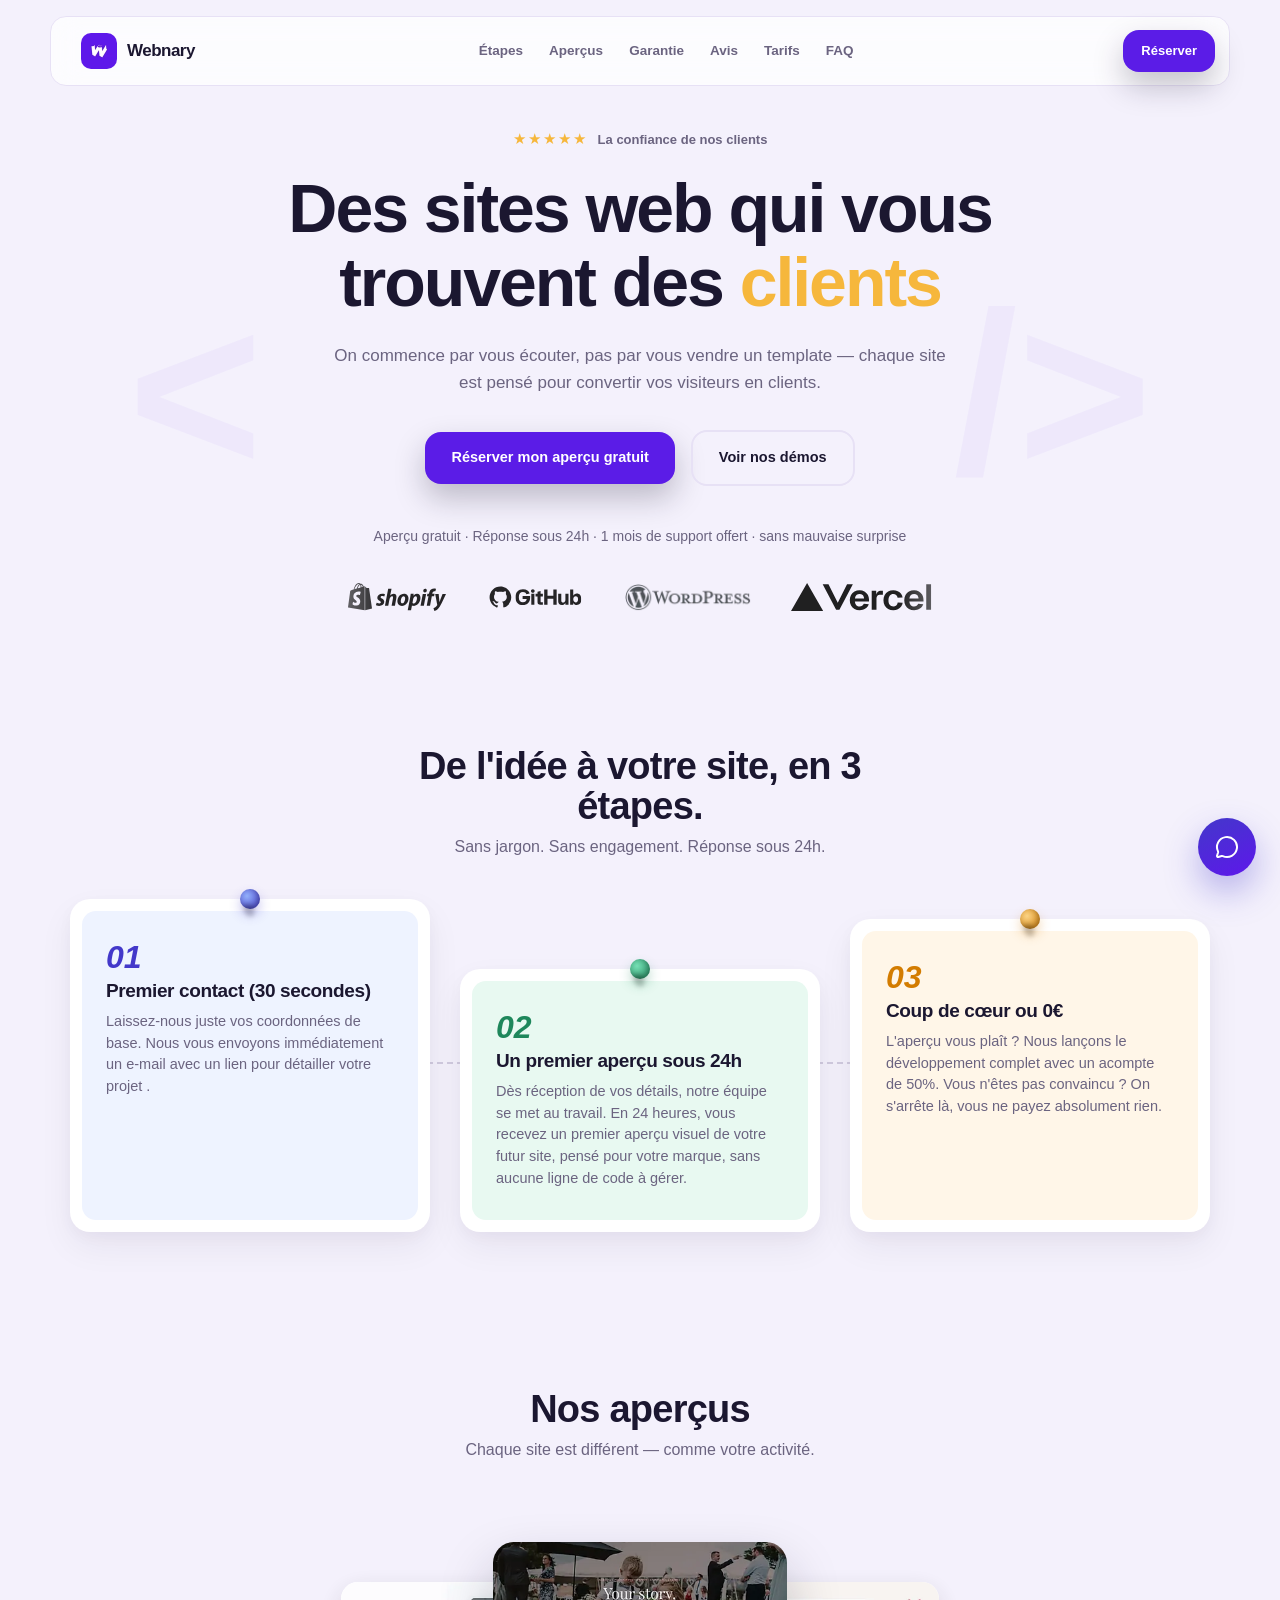
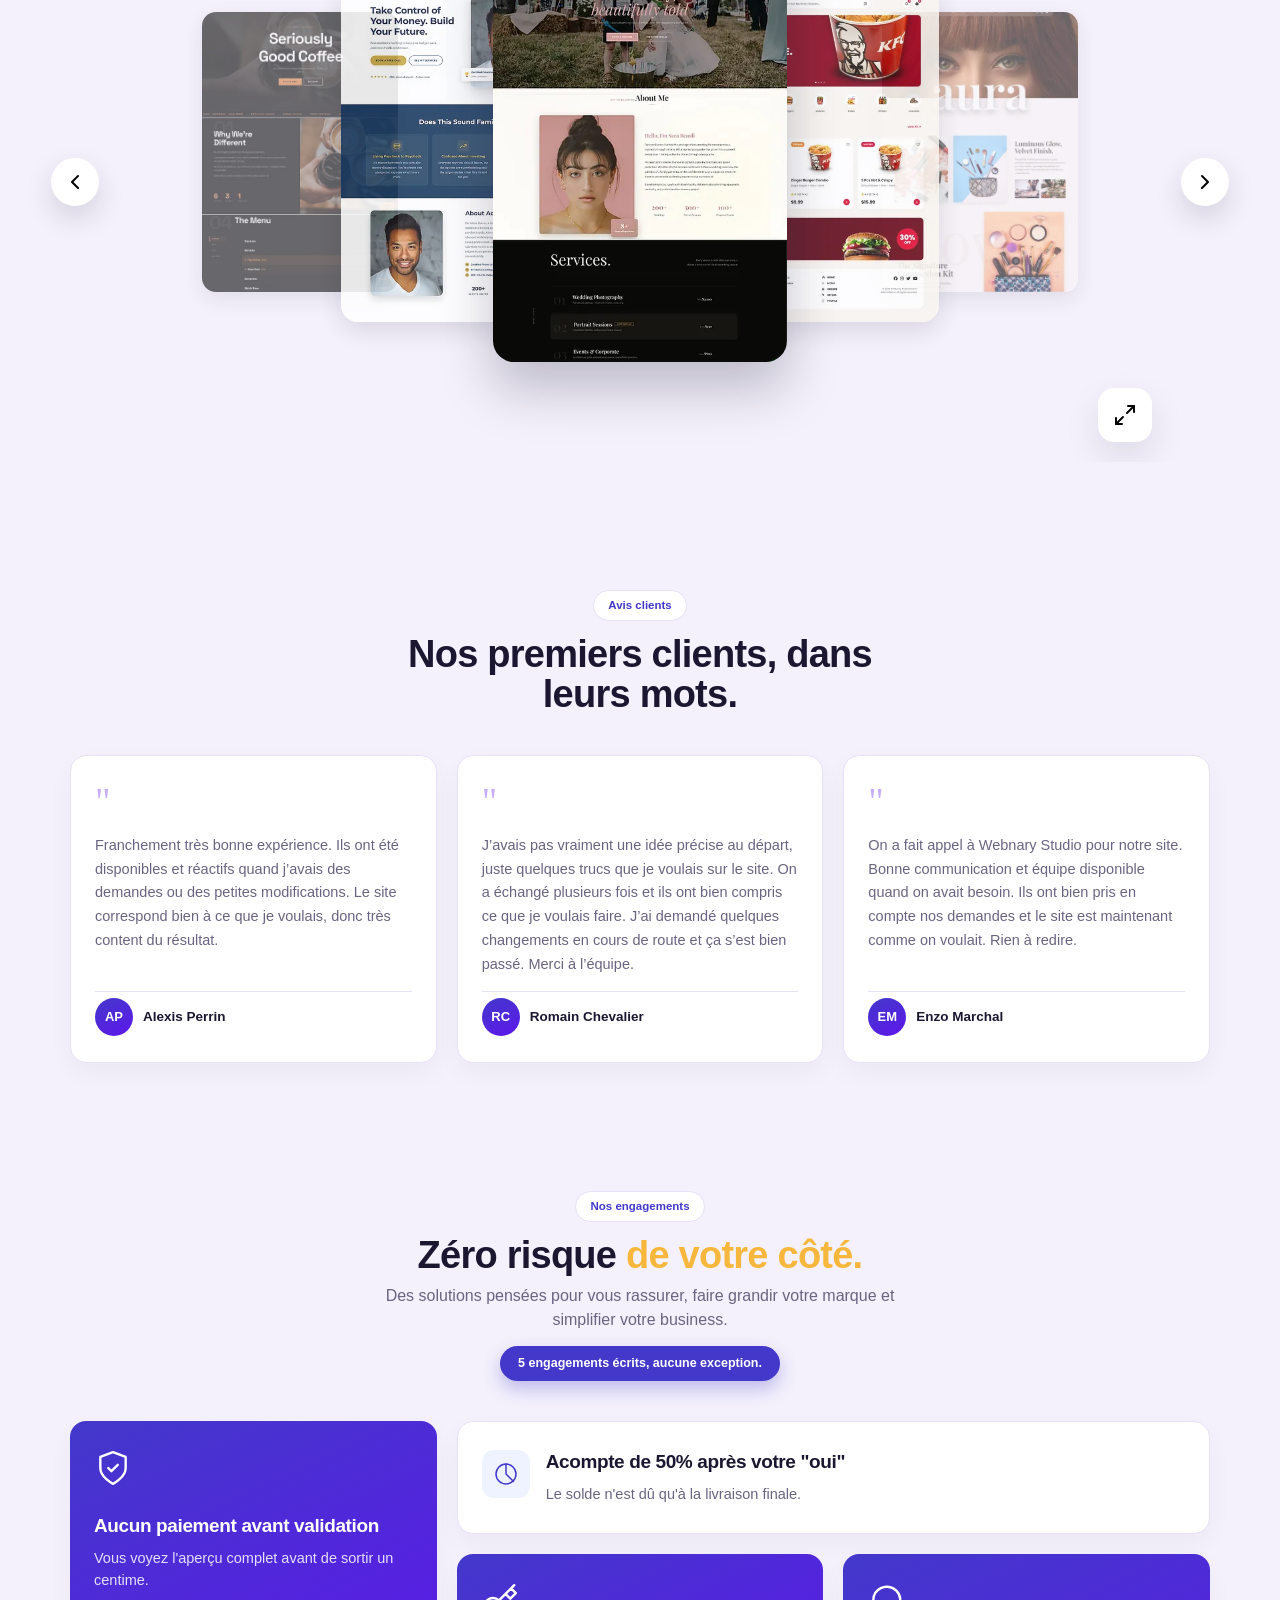
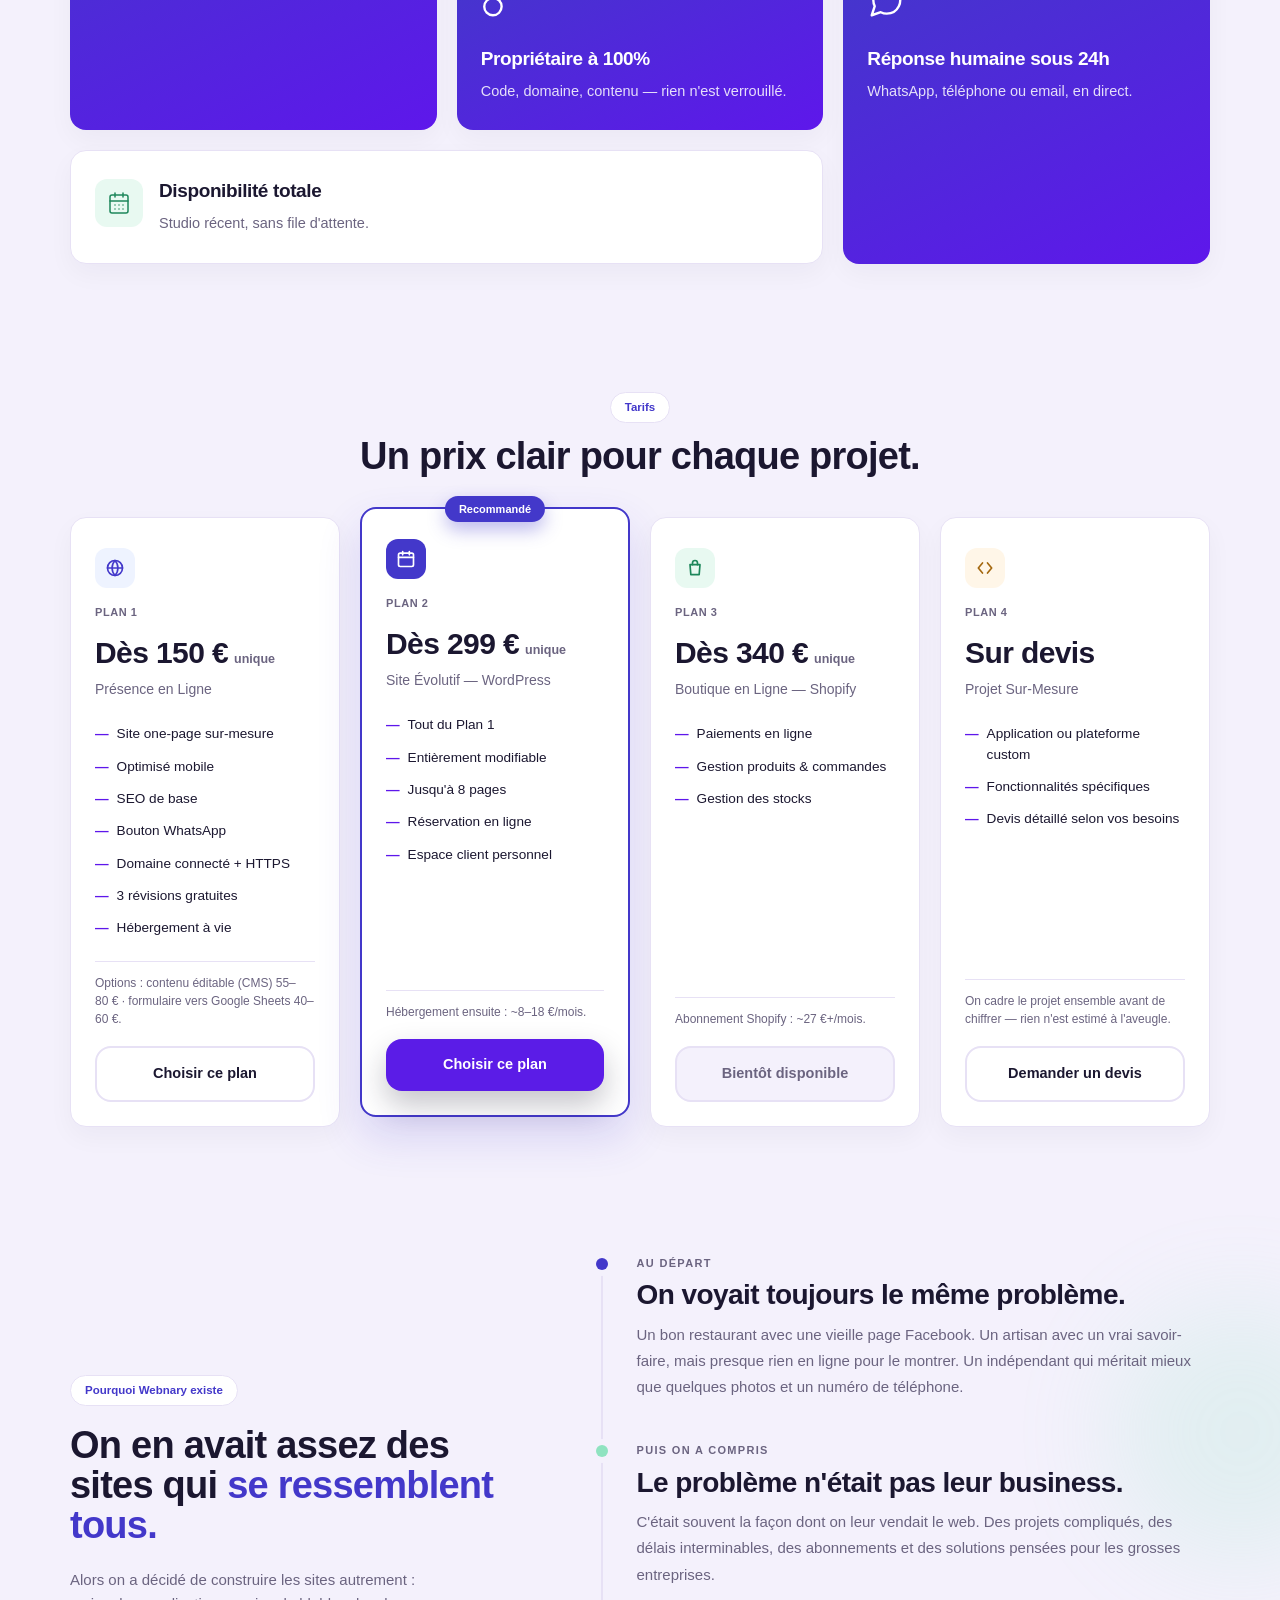
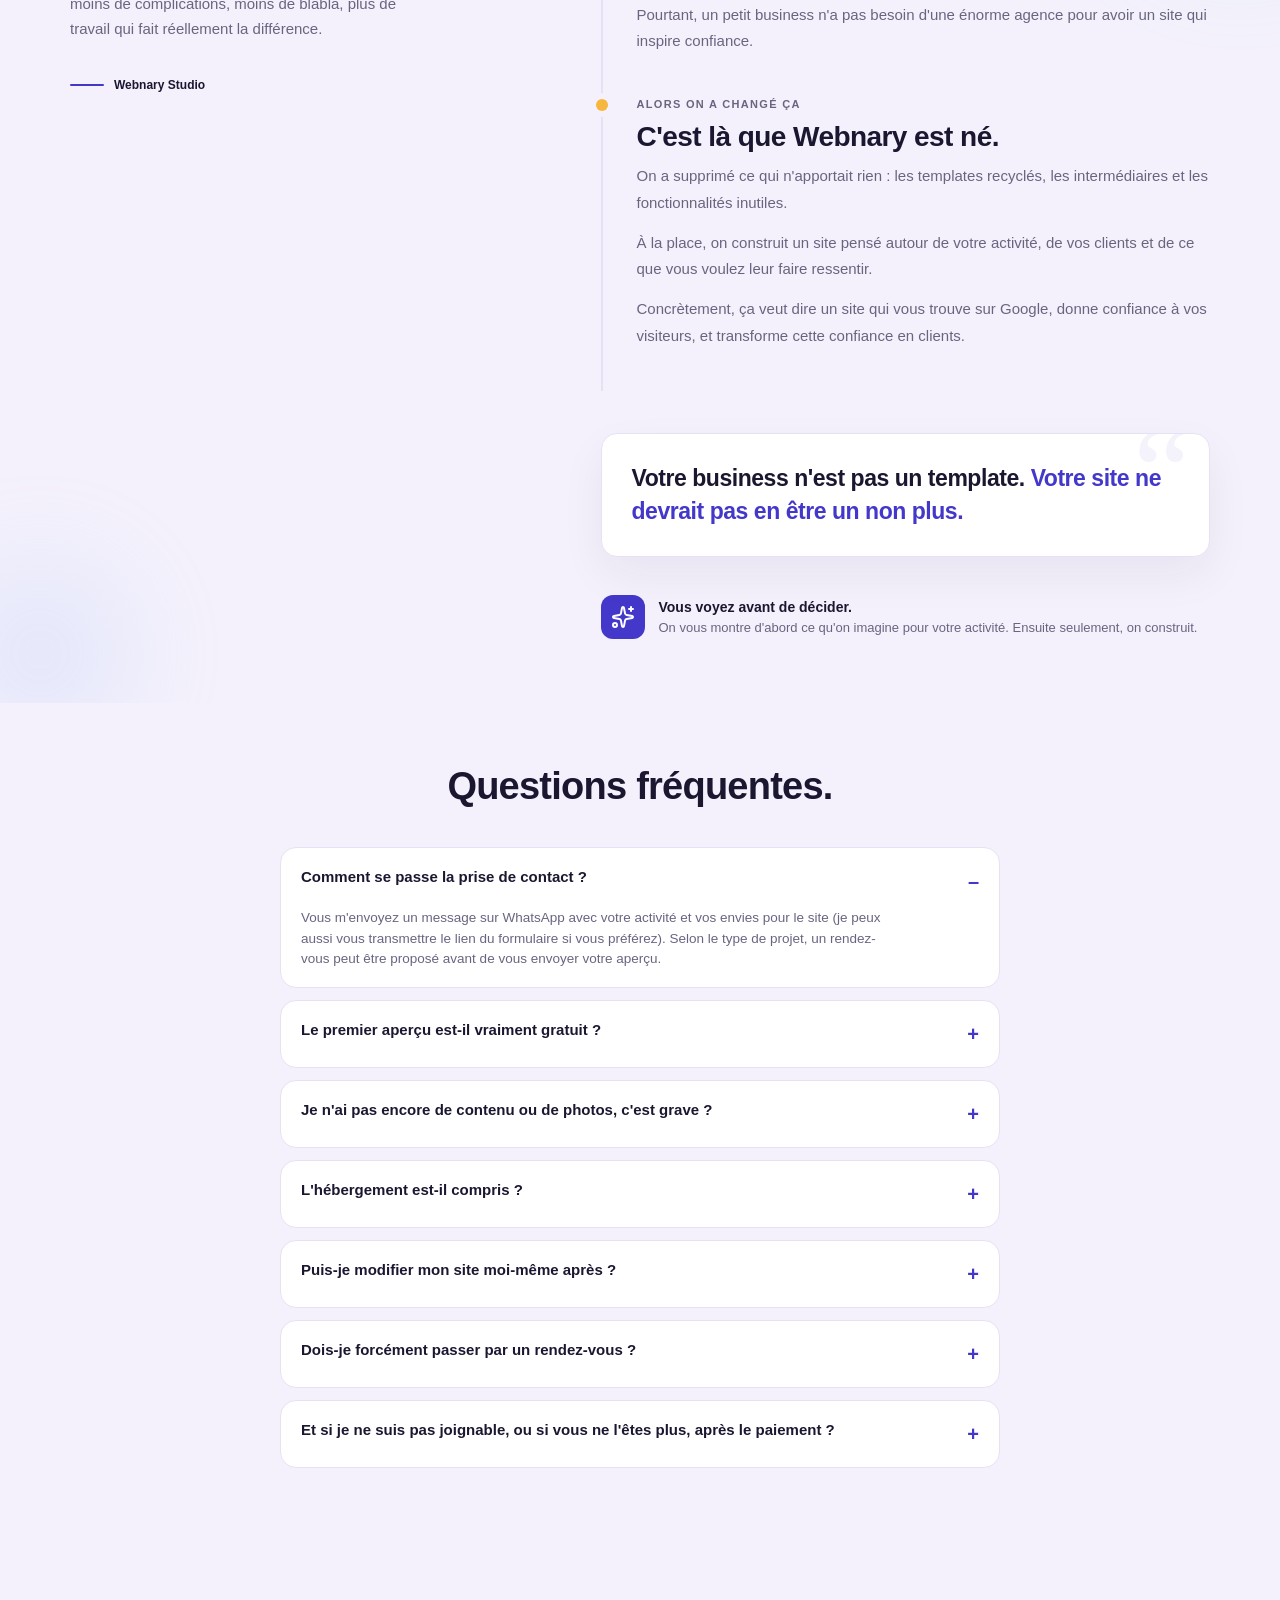
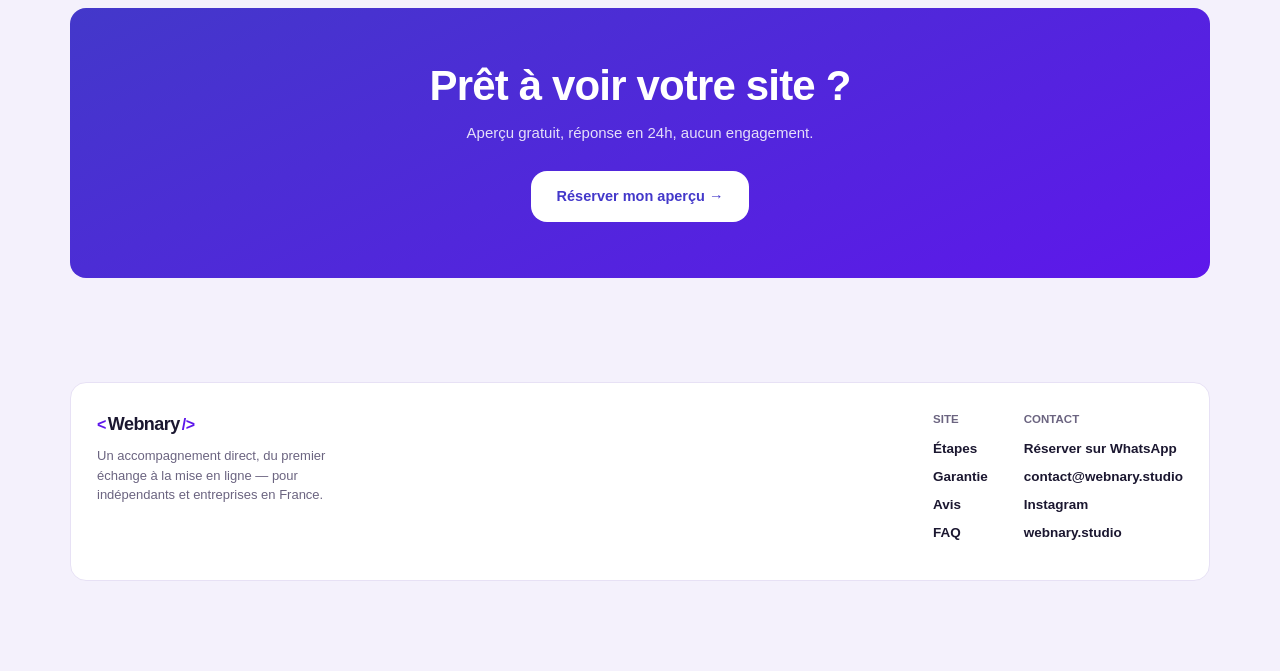
<file: index.html>
<!DOCTYPE html>
<html lang="fr">
<head>
<meta charset="UTF-8">
<!-- script-src hashes below cover ONLY the two remaining inline scripts
     (the JSON-LD blocks). They are recomputed from this file's actual
     content — verify them again with a hash tool any time either
     JSON-LD block is edited, or this silently breaks the same way the
     old hashes did. The tracking bootstrap is no longer inline (see
     tracking.js), so it needs no hash at all — only 'self', already
     present below.
     Clarity allowances (www.clarity.ms / scripts.clarity.ms in script-src,
     *.clarity.ms in connect-src) removed 2026-09-10 — Clarity is disabled
     for good (see README.md), so keeping them would just be unused
     attack surface with no functional benefit.
     form-action removed 2026-09-10 — the page has no <form> element and,
     as of the WhatsApp CTA switch, no link points at form.webnary.studio
     anymore either, so the directive had nothing left to allow. -->
<meta http-equiv="Content-Security-Policy" content="default-src 'self'; script-src 'self' 'sha256-PJ5L7LJz3eUW8abpOLymB/Kc06wwqVvm+O91lFX/3Bg=' 'sha256-qcGNQGYrTvtJoWBSnEiYDgo5ueTC3FQHxCRej+/ralM=' https://www.googletagmanager.com https://connect.facebook.net; style-src 'self' 'unsafe-inline' https://fonts.googleapis.com; font-src 'self' https://fonts.gstatic.com; img-src 'self' https://www.facebook.com data:; connect-src 'self' https://www.google-analytics.com https://region1.google-analytics.com https://connect.facebook.net; base-uri 'self'">
<meta name="viewport" content="width=device-width, initial-scale=1.0">
<title>Webnary Studio — Des sites web qui vous trouvent des clients</title>
<meta name="description" content="Studio web pour indépendants et entreprises en France. Aperçu gratuit sous 24h, à partir de 150€, sans engagement.">
<link rel="canonical" href="https://webnary.studio/">
<meta property="og:type" content="website">
<meta property="og:title" content="Webnary Studio — Des sites web qui vous trouvent des clients">
<meta property="og:description" content="Studio web pour indépendants et entreprises en France. Aperçu gratuit sous 24h, à partir de 150€, sans engagement.">
<meta property="og:image" content="https://webnary.studio/assets/OG.png">
<meta property="og:image:width" content="1200">
<meta property="og:image:height" content="630">
<meta property="og:image:alt" content="Webnary Studio — Des sites web qui vous trouvent des clients">
<meta property="og:url" content="https://webnary.studio/">
<meta property="og:locale" content="fr_FR">
<meta property="og:site_name" content="Webnary Studio">
<meta name="twitter:card" content="summary_large_image">
<meta name="twitter:title" content="Webnary Studio — Des sites web qui vous trouvent des clients">
<meta name="twitter:description" content="Studio web pour indépendants et entreprises en France. Aperçu gratuit sous 24h, à partir de 150€, sans engagement.">
<meta name="twitter:image" content="https://webnary.studio/assets/OG.png">
<meta name="robots" content="index, follow, max-image-preview:large">
<meta name="author" content="Webnary Studio">
<link rel="icon" type="image/png" href="assets/favicon-32-light.png">
<script type="application/ld+json">
{
  "@context": "https://schema.org",
  "@type": "ProfessionalService",
  "name": "Webnary Studio",
  "alternateName": "Webnary",
  "url": "https://webnary.studio",
  "image": "https://webnary.studio/assets/OG.png",
  "logo": "https://webnary.studio/assets/logo.png",
  "areaServed": {"@type": "Country", "name": "France"},
  "telephone": "+33 7 67 70 82 53",
  "priceRange": "150€-1200€",
  "sameAs": ["https://www.instagram.com/webnary.studio/"]
}
</script>
<script type="application/ld+json">
{
  "@context": "https://schema.org",
  "@type": "FAQPage",
  "mainEntity": [
    {"@type":"Question","name":"Comment se passe la prise de contact ?","acceptedAnswer":{"@type":"Answer","text":"Vous m'envoyez un message sur WhatsApp avec votre activité et vos envies pour le site (je peux aussi vous transmettre le lien du formulaire si vous préférez). Selon le type de projet, un rendez-vous peut être proposé avant de vous envoyer votre aperçu."}},
    {"@type":"Question","name":"Le premier aperçu est-il vraiment gratuit ?","acceptedAnswer":{"@type":"Answer","text":"Oui, entièrement. Vous ne payez que si vous validez le résultat."}},
    {"@type":"Question","name":"Je n'ai pas encore de contenu ou de photos, c'est grave ?","acceptedAnswer":{"@type":"Answer","text":"Non. On démarre avec des placeholders et on les remplace dès que vous êtes prêt(e)."}},
    {"@type":"Question","name":"L'hébergement est-il compris ?","acceptedAnswer":{"@type":"Answer","text":"Ça dépend du type de projet. Le coût exact de l'hébergement, du domaine et des éventuels services supplémentaires est précisé avant le lancement."}},
    {"@type":"Question","name":"Puis-je modifier mon site moi-même après ?","acceptedAnswer":{"@type":"Answer","text":"Oui, selon la solution choisie. Les sites avec CMS permettent de modifier facilement les contenus vous-même, et nous pouvons également nous en occuper pour vous."}},
    {"@type":"Question","name":"Dois-je forcément passer par un rendez-vous ?","acceptedAnswer":{"@type":"Answer","text":"Non. Pour un site vitrine, un message sur WhatsApp suffit. Pour un site professionnel ou une boutique, un échange rapide est proposé si le projet le demande. Pour un projet sur-mesure, un rendez-vous est toujours prévu pour cadrer le devis."}},
    {"@type":"Question","name":"Et si je ne suis pas joignable, ou si vous ne l'êtes plus, après le paiement ?","acceptedAnswer":{"@type":"Answer","text":"Vous gardez un accès direct par WhatsApp, téléphone et email dès le premier contact — jamais un ticket anonyme. Pour les projets avec suivi, les modalités de support sont précisées avant de commencer."}}
  ]
}
</script>
<style>
  /* ============================================================
     CRITICAL CSS — inlined 2026-09-12 to fix LCP render-delay.
     PageSpeed's LCP breakdown showed the h1 spends 0ms waiting on
     TTFB and ~1.36s in pure "render delay" — i.e. the text is ready
     but painting is held up. The full styles.css (34KB) was a
     render-blocking <link>, so the browser had to finish that
     round trip before it could paint ANY of the hero, even though
     the hero only needs a tiny slice of those rules.
     This block covers exactly what's needed for the first paint:
     reset, body, typography base, header/.nav, buttons, and the
     hero section. Everything else is unaffected — the full
     stylesheet still loads and applies right after, same
     preload-then-swap trick already used below for the Google Font,
     so there's no duplicate maintenance: this is a subset copy of
     the real rules in styles.css, not a fork. If hero markup or
     these selectors change, update both places.
     ============================================================ */
  :root{
    --indigo: #4338CA;
    --indigo-2: #5E17EB;
    --ink: #1B1730;
    --ink-soft: #6B6480;
    --bg: #F4F1FC;
    --card: #FFFFFF;
    --amber: #F6B73C;
    --line: #E7E1F5;
    --font: 'Plus Jakarta Sans', sans-serif;
    --wrap: 1180px;
  }
  *{box-sizing:border-box; margin:0; padding:0;}
  html{scroll-behavior:smooth;}
  body{
    background:var(--bg); color:var(--ink); font-family:var(--font);
    line-height:1.5; -webkit-font-smoothing:antialiased;
    padding-bottom:82px;
  }
  @media (min-width:860px){ body{padding-bottom:0;} }
  img{max-width:100%; display:block;}
  a{color:inherit; text-decoration:none;}
  ul{list-style:none;}
  h1,h2,h3{font-weight:800; letter-spacing:-.02em; line-height:1.05;}
  .main-wrapper{overflow-x:hidden; width:100%;}

  .btn{
    display:inline-flex; align-items:center; gap:8px;
    font-family:var(--font); font-size:14.5px; font-weight:700;
    padding:15px 26px; border-radius:16px; border:none; cursor:pointer;
    transition:transform .18s ease, box-shadow .18s ease, opacity .18s ease;
  }
  .btn:active{transform:scale(.96);}
  .btn-primary{background:#5b1ce7; color:#fff; box-shadow:0 14px 30px rgba(27,23,48,.25);}
  .btn-primary:hover{box-shadow:0 18px 40px rgba(27,23,48,.35); transform:translateY(-2px);}
  .btn-outline{background:transparent; color:var(--ink); border:2px solid var(--line);}
  .btn-outline:hover{border-color:var(--indigo); color:var(--indigo);}
  .btn-sm{padding:11px 18px; font-size:13px;}

  header{position:sticky; top:0; z-index:50; padding:16px 0;}
  .nav{
    max-width:var(--wrap); margin:0 auto; padding:10px 14px 10px 22px;
    display:flex; align-items:center; justify-content:space-between;
    background:rgba(255,255,255,.75); backdrop-filter:blur(14px);
    border:1px solid var(--line); border-radius:16px;
  }
  .brand-logo{
    display:inline-flex; align-items:center; gap:10px; height:48px;
    padding:6px 14px 6px 8px; color:var(--ink); font-size:17px;
    font-weight:900; letter-spacing:-.03em;
    transition:transform .2s ease, box-shadow .2s ease;
  }
  .brand-logo:hover{transform:translateY(-1px);}
  .brand-logo img{width:36px; height:36px; object-fit:contain; border-radius:10px; flex-shrink:0;}
  .nav-links{display:none; gap:26px; font-size:13.5px; font-weight:600; color:var(--ink-soft);}
  .nav-links a:hover{color:var(--indigo);}
  @media (min-width:860px){ .nav-links{display:flex; flex:1; justify-content:center;} }
  .nav-toggle{
    display:inline-flex; align-items:center; justify-content:center;
    width:40px; height:40px; flex-shrink:0;
    background:#fff; border:1px solid var(--line); border-radius:10px;
    color:var(--ink); cursor:pointer;
  }
  .nav-toggle:hover{border-color:var(--indigo); color:var(--indigo);}
  .nav-toggle i{width:20px; height:20px; stroke-width:2.3px;}
  @media (min-width:860px){ .nav-toggle{display:none;} }
  .nav-cta{flex-shrink:0;}
  @media (max-width:859.98px){ .nav > .nav-cta{display:none;} }

  .hero-centered{
    padding:26px 0 72px; position:relative; display:flex;
    justify-content:center; background:var(--bg); overflow:hidden;
  }
  .hero-bracket{
    position:absolute; top:50%; transform:translateY(-50%);
    font-family:var(--font); font-size:clamp(160px,18vw,320px);
    font-weight:800; color:var(--indigo-2); opacity:.035; z-index:0;
    line-height:1; pointer-events:none; user-select:none;
  }
  .hero-bracket-left{left:10%;} .hero-bracket-right{right:10%;}
  @media (max-width:760px){ .hero-bracket{display:none;} }
  .hero-content{
    position:relative; z-index:2; max-width:780px; text-align:center;
    display:flex; flex-direction:column; align-items:center; padding:0 20px;
  }
  .hero-trust-line{display:flex; align-items:center; justify-content:center; gap:10px; margin-bottom:20px;}
  .hero-trust-line .trust-stars{color:var(--amber); font-size:15px; letter-spacing:2px;}
  .hero-trust-line .trust-label{font-size:13px; font-weight:700; color:var(--ink-soft);}
  .hero-centered h1{
    font-size:clamp(38px,6vw,68px); font-weight:800; line-height:1.1;
    letter-spacing:-.03em; color:var(--ink); margin-bottom:22px;
  }
  .hero-centered h1 .highlight{color:#f6b73c;}
  .hero-centered p.lead{font-size:17px; color:var(--ink-soft); max-width:620px; margin:0 auto 34px; line-height:1.6;}
  .hero-cta-row{display:flex; flex-wrap:wrap; align-items:center; gap:16px; margin-bottom:10px;}
  .hero-cta-row.centered{justify-content:center; gap:16px; margin-bottom:40px;}
  .hero-reassurance{font-size:14px; color:var(--ink-soft); text-align:center; margin-bottom:36px;}
  .hero-stack-marquee{
    width:100%; max-width:780px; margin:0 auto; overflow:hidden;
    mask-image:linear-gradient(to right, transparent, black 15%, black 85%, transparent);
    -webkit-mask-image:linear-gradient(to right, transparent, black 15%, black 85%, transparent);
  }
  .tech-stack{display:flex; align-items:center; justify-content:center; gap:40px; flex-wrap:wrap;}
  .tech-stack img{height:28px; width:auto; opacity:.85;}
</style>
<!-- styles.css itself: now loaded as a non-blocking preload instead of a
     blocking <link rel="stylesheet">, exactly like the Google Font
     below. It's picked up and flipped to an active stylesheet by the
     SAME script.js forEach that already handles the font link
     (`document.querySelectorAll('link[rel="preload"][as="style"]')`) —
     no new JS needed, and critically no inline onload= attribute either,
     which the CSP's script-src would have blocked anyway (it only
     allows two specific hashed inline scripts, not arbitrary inline
     handlers). The inlined critical CSS above already covers everything
     needed to paint the header + hero, so nothing looks unstyled while
     this loads in behind it. -->
<link rel="preload" as="style" href="/styles.css">
<noscript><link rel="stylesheet" href="/styles.css"></noscript>
<style>
  /* wa-fixed (floating WhatsApp circle) hidden on mobile only, 2026-09-10.
     Below the 860px nav breakpoint the sticky bottom bar (.sticky-cta)
     already does this job, so showing both was redundant screen clutter.
     Desktop (>860px) keeps the floating circle since .sticky-cta is
     mobile-only there. Added here as an inline override rather than in
     styles.css because that file isn't part of this working session —
     functionally identical either way, safe to move into styles.css
     later. To revert: delete this block. */
  @media (max-width: 860px) {
    .wa-fixed { display: none; }
  }
</style>

<!-- Google tag, Meta Pixel, Microsoft Clarity.
     Moved out of an inline script block into tracking.js on 2026-09-10.
     Reason: CSP is 'default-src self', and an inline script is only
     allowed if its exact byte-for-byte hash is whitelisted in the CSP
     meta tag above. Two prior attempts to keep this inline and
     hand-maintain its hash both silently broke (the hash in the CSP
     stopped matching the script's actual content), which meant
     gtag/fbq/clarity never ran and 0 tracking data was collected.
     As an external file loaded from 'self', it needs no hash at all
     and can never drift out of sync with the CSP again.
     Deferred to window 'load' (with a scroll/tap/key fallback for
     visitors who leave first) so third-party tracking code doesn't
     compete with first paint — this part is unchanged from before. -->
<script src="/tracking.js" defer></script>
<noscript><img height="1" width="1" style="display:none"
src="https://www.facebook.com/tr?id=1652232292927046&ev=PageView&noscript=1"
/></noscript>
<link rel="preconnect" href="https://fonts.googleapis.com">
<link rel="preconnect" href="https://fonts.gstatic.com" crossorigin>
<!-- Was a plain blocking stylesheet — held up first paint for an extra
     round trip to fonts.googleapis.com. Loaded as a preload instead;
     script.js flips it to rel="stylesheet" once the DOM is ready, using
     the same in-flight request rather than a second fetch. -->
<link rel="preload" as="style" href="https://fonts.googleapis.com/css2?family=Plus+Jakarta+Sans:ital,wght@0,400;0,500;0,600;0,700;0,800;0,900;1,800&display=swap">
<noscript><link rel="stylesheet" href="https://fonts.googleapis.com/css2?family=Plus+Jakarta+Sans:ital,wght@0,400;0,500;0,600;0,700;0,800;0,900;1,800&display=swap"></noscript>
<!-- Lucide Icons (bundle scoped to the 7 icons actually used on this page) -->
<script src="lucide-icons.min.js" defer></script>
</head>
<body>

<header>
  <div class="nav">  
    <a href="#" class="brand-logo">
  <picture>
    <source srcset="assets/logo-nav.webp" type="image/webp">
    <img src="assets/logo-nav.png" alt="Webnary Studio logo" width="36" height="36">
  </picture>
  <span>Webnary</span>
</a>

    <button type="button" class="nav-toggle" id="navToggle" aria-haspopup="true" aria-expanded="false" aria-controls="navLinks" aria-label="Ouvrir le menu">
      <i data-lucide="menu" aria-hidden="true"></i>
    </button>
    <nav class="nav-links" id="navLinks">
      <a href="#etapes">Étapes</a>
      <a href="#apercus">Aperçus</a>
      <a href="#garantie">Garantie</a>
      <a href="#avis">Avis</a>
      <a href="#tarifs">Tarifs</a>
      <a href="#faq">FAQ</a>
    </nav>
<a href="https://wa.me/33767708253?text=Bonjour%20%21%20Je%20souhaite%20r%C3%A9server%20mon%20aper%C3%A7u%20gratuit." class="btn btn-primary btn-sm nav-cta" target="_blank" rel="noopener">Réserver</a>
  </div>
</header>

<!-- AJOUT DU WRAPPER ICI -->
<main class="main-wrapper">

<section class="hero-centered">

  <!-- Flanking bg: the studio's own </> mark, not a competitor motif -->
  <span class="hero-bracket hero-bracket-left" aria-hidden="true">&lt;</span>
  <span class="hero-bracket hero-bracket-right" aria-hidden="true">/&gt;</span>

  <!-- hero-content used to carry the "reveal" fade-in class like the
       sections below it — but it's above the fold and already visible
       on load, so that class was starting it at opacity:0 and holding
       it there until the IntersectionObserver fired *and* the 0.7s
       CSS transition finished. PageSpeed's LCP breakdown pointed
       straight at this: it flagged the hero CTA button as the LCP
       element with a 1.4s render delay. Scroll-reveal is for content
       the visitor scrolls to — never for the first thing they see. -->
  <div class="hero-content">

<a class="hero-trust-line" href="#avis" style="text-decoration:none;">
      <span class="trust-stars">★★★★★</span>
      <span class="trust-label">La confiance de nos clients</span>
    </a>
    <!-- Headline -->
    <h1>Des sites web qui vous trouvent des <span class="highlight">clients</span></h1>

    <!-- Subheadline -->
    <p class="lead">On commence par vous écouter, pas par vous vendre un template — chaque site est pensé pour convertir vos visiteurs en clients.</p>

    <!-- Buttons -->
    <div class="hero-cta-row centered">
      <a href="https://wa.me/33767708253?text=Bonjour%20%21%20Je%20souhaite%20r%C3%A9server%20mon%20aper%C3%A7u%20gratuit." class="btn btn-primary" target="_blank" rel="noopener">Réserver mon aperçu gratuit</a>
      <a class="btn btn-outline" href="#apercus">Voir nos démos</a>
    </div>

    <p class="hero-reassurance"> Aperçu gratuit · Réponse sous 24h · 1 mois de support offert · sans mauvaise surprise </p>

   <!-- Tech Stack: Scrolling Marquee -->
    <div class="hero-stack-marquee">
      <div class="tech-stack" aria-label="Technologies we build with">
  <img src="assets/logos/shopify_monotone_black.svg" alt="Shopify" width="98" height="28">
  <img src="assets/logos/GitHub_Lockup_Black_Clearspace.svg" alt="GitHub" width="99" height="28">
    <picture>
      <source srcset="assets/logos/WordPress-logotype-standard.webp" type="image/webp">
      <img src="assets/logos/WordPress-logotype-standard.png" alt="WordPress" width="126" height="28">
    </picture>
<img 
  src="assets/logos/vercel-logotype-light.svg" 
  alt="Vercel"
  width="120"
  height="28"
  style="opacity: 0.87;"
></div>    </div>

  </div>
</section>
<!-- ===================================== -->
<!-- NOUVELLE SECTION ÉTAPES (PIN CARDS)   -->
<!-- ===================================== -->
<section class="section" id="etapes">
  <div class="wrap">
    <div class="section-head center reveal">
      <h2>De l'idée à votre site, en 3 étapes.</h2>
      <p class="section-subhead">Sans jargon. Sans engagement. Réponse sous 24h.</p>
    </div>
    
    <div class="steps-timeline">
      
      <!-- Étape 1 -->
      <div class="pin-card-wrapper reveal">
        <div class="pin pin-blue"></div>
        <div class="pin-card-inner" style="background-color: var(--sky-light);">
          <span class="pin-number" style="color: var(--indigo);">01</span>
          <h3>Premier contact (30 secondes)</h3>
          <p>Laissez-nous juste vos coordonnées de base. Nous vous envoyons immédiatement un e-mail avec un lien pour détailler votre projet .</p>
        </div>
      </div>

      <!-- Étape 2 -->
      <div class="pin-card-wrapper reveal">
        <div class="pin pin-green"></div>
        <div class="pin-card-inner" style="background-color: var(--mint-light);">
          <span class="pin-number" style="color: #1e875b;">02</span>
          <h3>Un premier aperçu sous 24h</h3>
          <p>Dès réception de vos détails, notre équipe se met au travail. En 24 heures, vous recevez un premier aperçu visuel de votre futur site, pensé pour votre marque, sans aucune ligne de code à gérer.</p>
        </div>
      </div>

      <!-- Étape 3 -->
      <div class="pin-card-wrapper reveal">
        <div class="pin pin-orange"></div>
        <div class="pin-card-inner" style="background-color: var(--amber-light);">
          <span class="pin-number" style="color: #d37c00;">03</span>
          <h3>Coup de cœur ou 0€</h3>
          <p>L'aperçu vous plaît ? Nous lançons le développement complet avec un acompte de 50%. Vous n'êtes pas convaincu ? On s'arrête là, vous ne payez absolument rien.</p>
        </div>
      </div>

    </div>

  </div>
</section>


<section class="section" id="apercus" style="background: var(--bg); overflow: hidden; position: relative;">
  <div class="wrap">
    <!-- J'ai retiré les styles en ligne (fond sombre) pour garder le design propre et clair -->
    <div class="section-head center reveal">
      <h2>Nos aperçus</h2>
      <p class="section-subhead">Chaque site est différent — comme votre activité.</p>
    </div>
  </div>

  <div class="carousel-container reveal">

    <!-- Prev / next controls: the carousel used to be auto-rotate only,
         with no way for a visitor to move it on demand. These give
         click (desktop) control; drag/swipe and arrow keys are wired
         up in script.js on .carousel-track itself. -->
    <button type="button" class="carousel-nav carousel-nav-prev" aria-label="Démo précédente">
      <i data-lucide="chevron-left"></i>
    </button>
    <button type="button" class="carousel-nav carousel-nav-next" aria-label="Démo suivante">
      <i data-lucide="chevron-right"></i>
    </button>

    <div class="carousel-track" tabindex="0" role="group" aria-label="Carrousel des démos, utilisez les flèches gauche/droite">

      <!-- Carte 0 (Tout à gauche) -->
      <div class="carousel-card card-pos-0">
        <a href="Demos/1/" class="carousel-card-link" aria-label="Voir la démo 1">
          <picture>
            <source type="image/webp"
                    srcset="images/portfolio-1-440w.webp 440w, images/portfolio-1-560w.webp 560w"
                    sizes="(max-width: 860px) 220px, 280px">
            <img src="images/portfolio-1-560w.jpg"
                 srcset="images/portfolio-1-440w.jpg 440w, images/portfolio-1-560w.jpg 560w"
                 sizes="(max-width: 860px) 220px, 280px"
                 alt="Montagne" width="280" height="400" loading="lazy" decoding="async" draggable="false">
          </picture>
        </a>
      </div>

      <!-- Carte 1 (Gauche) -->
      <div class="carousel-card card-pos-1">
        <a href="Demos/3/" class="carousel-card-link" aria-label="Voir la démo 3">
          <picture>
            <source type="image/webp"
                    srcset="images/portfolio-3-440w.webp 440w, images/portfolio-3-560w.webp 560w"
                    sizes="(max-width: 860px) 220px, 280px">
            <img src="images/portfolio-3-560w.jpg"
                 srcset="images/portfolio-3-440w.jpg 440w, images/portfolio-3-560w.jpg 560w"
                 sizes="(max-width: 860px) 220px, 280px"
                 alt="Avion" width="280" height="400" loading="lazy" decoding="async" draggable="false">
          </picture>
        </a>
      </div>

      <!-- Carte 2 (Centre Actif) -->
      <div class="carousel-card card-pos-2">
        <a href="Demos/2/" class="carousel-card-link" aria-label="Voir la démo 2">
          <picture>
            <source type="image/webp"
                    srcset="images/portfolio-2-440w.webp 440w, images/portfolio-2-560w.webp 560w"
                    sizes="(max-width: 860px) 220px, 280px">
            <img src="images/portfolio-2-560w.jpg"
                 srcset="images/portfolio-2-440w.jpg 440w, images/portfolio-2-560w.jpg 560w"
                 sizes="(max-width: 860px) 220px, 280px"
                 alt="Lac et quai" width="280" height="400" loading="lazy" decoding="async" draggable="false">
          </picture>
        </a>
      </div>

      <!-- Carte 3 (Droite) -->
      <div class="carousel-card card-pos-3">
        <a href="Demos/4/" class="carousel-card-link" aria-label="Voir la démo 4">
          <picture>
            <source type="image/webp"
                    srcset="images/portfolio-4-440w.webp 440w, images/portfolio-4-560w.webp 560w"
                    sizes="(max-width: 860px) 220px, 280px">
            <img src="images/portfolio-4-560w.jpg"
                 srcset="images/portfolio-4-440w.jpg 440w, images/portfolio-4-560w.jpg 560w"
                 sizes="(max-width: 860px) 220px, 280px"
                 alt="Appareil photo" width="280" height="400" loading="lazy" decoding="async" draggable="false">
          </picture>
        </a>
      </div>

      <!-- Carte 4 (Tout à droite) -->
      <div class="carousel-card card-pos-4">
        <a href="Demos/5/" class="carousel-card-link" aria-label="Voir la démo 5">
          <picture>
            <source type="image/webp"
                    srcset="images/portfolio-5-440w.webp 440w, images/portfolio-5-560w.webp 560w"
                    sizes="(max-width: 860px) 220px, 280px">
            <img src="images/portfolio-5-560w.jpg"
                 srcset="images/portfolio-5-440w.jpg 440w, images/portfolio-5-560w.jpg 560w"
                 sizes="(max-width: 860px) 220px, 280px"
                 alt="Randonneur" width="280" height="400" loading="lazy" decoding="async" draggable="false">
          </picture>
        </a>
      </div>

    </div>

    <!-- Le bouton "Expand" de la maquette — was a bare <div>, no click
         handler anywhere in script.js, so it just sat there looking
         clickable. Now a real <button> wired up in script.js to open
         the currently-centered demo. -->
    <button type="button" class="expand-btn" aria-label="Ouvrir la démo affichée en grand">
      <i data-lucide="maximize-2"></i>
    </button>
  </div>
</section>

<section class="section" id="avis">
  <div class="wrap">
    <div class="section-head center reveal">
      <span class="eyebrow-chip">Avis clients</span>
      <h2>Nos premiers clients, dans leurs mots.</h2>
    </div>
    <div class="testi-grid reveal">
      <div class="testi-card">
        <span class="testi-mark">"</span>
        <p class="testi-quote">Franchement très bonne expérience. Ils ont été disponibles et réactifs quand j’avais des demandes ou des petites modifications. Le site correspond bien à ce que je voulais, donc très content du résultat.</p>
        <div class="testi-person">
          <div class="testi-avatar">AP</div>
          <div class="testi-name">Alexis Perrin</div>
        </div>
      </div>
      <div class="testi-card">
        <span class="testi-mark">"</span>
        <p class="testi-quote">J’avais pas vraiment une idée précise au départ, juste quelques trucs que je voulais sur le site. On a échangé plusieurs fois et ils ont bien compris ce que je voulais faire. J’ai demandé quelques changements en cours de route et ça s’est bien passé. Merci à l’équipe.</p>
        <div class="testi-person">
          <div class="testi-avatar">RC</div>
          <div class="testi-name">Romain Chevalier</div>
        </div>
      </div>
      <div class="testi-card">
        <span class="testi-mark">"</span>
        <p class="testi-quote">On a fait appel à Webnary Studio pour notre site. Bonne communication et équipe disponible quand on avait besoin. Ils ont bien pris en compte nos demandes et le site est maintenant comme on voulait. Rien à redire.</p>
        <div class="testi-person">
          <div class="testi-avatar">EM</div>
          <div class="testi-name">Enzo Marchal</div>
        </div>
      </div>
    </div>
  </div>
</section>

<section class="section garantie-section" id="garantie">
  <div class="wrap">
    <div class="section-head center reveal">
      <span class="eyebrow-chip">Nos engagements</span>
      <h2>Zéro risque <span class="highlight">de votre côté.</span></h2>
      <p class="section-subhead">Des solutions pensées pour vous rassurer, faire grandir votre marque et simplifier votre business.</p>
      <span class="garantie-badge">5 engagements écrits, aucune exception.</span>
    </div>

    <div class="garantie-grid">

      <!-- 1 -->
      <div class="garantie-card garantie-card-accent garantie-c1 reveal">
        <div class="garantie-icon" aria-hidden="true">
          <svg viewBox="0 0 24 24" fill="none" stroke="currentColor" stroke-width="1.5" stroke-linecap="round" stroke-linejoin="round"><path d="M12 22s8-4 8-10V5l-8-3-8 3v7c0 6 8 10 8 10z"/><path d="M9 12l2 2 4-4"/></svg>
        </div>
        <h3>Aucun paiement avant validation</h3>
        <p>Vous voyez l'aperçu complet avant de sortir un centime.</p>
      </div>

      <!-- 2 -->
      <div class="garantie-card garantie-card-white garantie-c2 reveal">
        <div class="garantie-icon-wrapper sky" aria-hidden="true">
          <svg viewBox="0 0 24 24" fill="none" stroke="currentColor" stroke-width="1.5" stroke-linecap="round" stroke-linejoin="round"><circle cx="12" cy="12" r="10"/><path d="M12 2v10l7.5 7.5"/></svg>
        </div>
        <div class="garantie-card-text">
          <h3>Acompte de 50% après votre "oui"</h3>
          <p>Le solde n'est dû qu'à la livraison finale.</p>
        </div>
      </div>

      <!-- 3 -->
      <div class="garantie-card garantie-card-accent garantie-c3 reveal">
        <div class="garantie-icon" aria-hidden="true">
          <svg viewBox="0 0 24 24" fill="none" stroke="currentColor" stroke-width="1.5" stroke-linecap="round" stroke-linejoin="round"><path d="M21 2l-2 2m-7.61 7.61a5.5 5.5 0 1 1-7.778 7.778 5.5 5.5 0 0 1 7.777-7.777zm0 0L15.5 7.5m0 0l3 3L22 7l-3-3m-3.5 3.5L19 4"/></svg>
        </div>
        <h3>Propriétaire à 100%</h3>
        <p>Code, domaine, contenu — rien n'est verrouillé.</p>
      </div>

      <!-- 4 -->
      <div class="garantie-card garantie-card-accent garantie-c4 reveal">
        <div class="garantie-icon" aria-hidden="true">
          <svg viewBox="0 0 24 24" fill="none" stroke="currentColor" stroke-width="1.5" stroke-linecap="round" stroke-linejoin="round"><path d="M21 11.5a8.38 8.38 0 0 1-.9 3.8 8.5 8.5 0 0 1-7.6 4.7 8.38 8.38 0 0 1-3.8-.9L3 21l1.9-5.7a8.38 8.38 0 0 1-.9-3.8 8.5 8.5 0 0 1 4.7-7.6 8.38 8.38 0 0 1 3.8-.9h.5a8.48 8.48 0 0 1 8 8v.5z"/></svg>
        </div>
        <h3>Réponse humaine sous 24h</h3>
        <p>WhatsApp, téléphone ou email, en direct.</p>
      </div>

      <!-- 5 -->
      <div class="garantie-card garantie-card-white garantie-c5 reveal">
        <div class="garantie-icon-wrapper mint" aria-hidden="true">
          <svg viewBox="0 0 24 24" fill="none" stroke="currentColor" stroke-width="1.5" stroke-linecap="round" stroke-linejoin="round"><rect x="3" y="4" width="18" height="18" rx="2" ry="2"/><line x1="16" y1="2" x2="16" y2="6"/><line x1="8" y1="2" x2="8" y2="6"/><line x1="3" y1="10" x2="21" y2="10"/><path d="M8 14h.01"/><path d="M12 14h.01"/><path d="M16 14h.01"/><path d="M8 18h.01"/><path d="M12 18h.01"/><path d="M16 18h.01"/></svg>
        </div>
        <div class="garantie-card-text">
          <h3>Disponibilité totale</h3>
          <p>Studio récent, sans file d'attente.</p>
        </div>
      </div>

    </div>
  </div>
</section>

<!-- ===================================== -->
<!-- TARIFS / PRICING                      -->
<!-- ===================================== -->
<section class="section" id="tarifs">
  <div class="wrap">
    <div class="section-head center reveal">
      <span class="eyebrow-chip">Tarifs</span>
      <h2>Un prix clair pour chaque projet.</h2>
    </div>

    <div class="pricing-grid reveal">

      <!-- PLAN 1 -->
      <div class="price-card">
        <div class="price-icon sky" aria-hidden="true">
          <svg viewBox="0 0 24 24" fill="none" stroke="currentColor" stroke-width="2" stroke-linecap="round" stroke-linejoin="round"><circle cx="12" cy="12" r="9"/><path d="M3 12h18M12 3c2.3 2.5 3.5 5.7 3.5 9s-1.2 6.5-3.5 9c-2.3-2.5-3.5-5.7-3.5-9s1.2-6.5 3.5-9z"/></svg>
        </div>
        <span class="price-eyebrow">Plan 1</span>
        <div class="price-amount"><span class="value">Dès 150&nbsp;€</span><span class="unit">unique</span></div>
        <p class="price-name">Présence en Ligne</p>
        <ul class="price-features">
          <li>Site one-page sur-mesure</li>
          <li>Optimisé mobile</li>
          <li>SEO de base</li>
          <li>Bouton WhatsApp</li>
          <li>Domaine connecté + HTTPS</li>
          <li>3 révisions gratuites</li>
          <li>Hébergement à vie</li>
        </ul>
        <p class="price-note">Options : contenu éditable (CMS) 55–80&nbsp;€ · formulaire vers Google Sheets 40–60&nbsp;€.</p>
        <a href="https://wa.me/33767708253?text=Bonjour%20%21%20Je%20souhaite%20r%C3%A9server%20le%20plan%20Pr%C3%A9sence%20en%20Ligne%20%28150%E2%82%AC%29." class="btn btn-outline price-cta" target="_blank" rel="noopener">Choisir ce plan</a>
      </div>

      <!-- PLAN 2 (mis en avant) -->
      <div class="price-card is-featured">
        <span class="price-badge">Recommandé</span>
        <div class="price-icon indigo" aria-hidden="true">
          <svg viewBox="0 0 24 24" fill="none" stroke="currentColor" stroke-width="2" stroke-linecap="round" stroke-linejoin="round"><rect x="3" y="5" width="18" height="16" rx="2"/><path d="M3 10h18M8 3v4M16 3v4"/></svg>
        </div>
        <span class="price-eyebrow">Plan 2</span>
        <div class="price-amount"><span class="value">Dès 299&nbsp;€</span><span class="unit">unique</span></div>
        <p class="price-name">Site Évolutif — WordPress</p>
        <ul class="price-features">
          <li>Tout du Plan 1</li>
          <li>Entièrement modifiable</li>
          <li>Jusqu'à 8 pages</li>
          <li>Réservation en ligne</li>
          <li>Espace client personnel</li>
        </ul>
        <p class="price-note">Hébergement ensuite : ~8–18&nbsp;€/mois.</p>
        <a href="https://wa.me/33767708253?text=Bonjour%20%21%20Je%20souhaite%20r%C3%A9server%20le%20plan%20Site%20%C3%89volutif%20%E2%80%94%20WordPress%20%28299%E2%82%AC%29." class="btn btn-primary price-cta" target="_blank" rel="noopener">Choisir ce plan</a>
      </div>

      <!-- PLAN 3 -->
      <div class="price-card">
        <div class="price-icon mint" aria-hidden="true">
          <svg viewBox="0 0 24 24" fill="none" stroke="currentColor" stroke-width="2" stroke-linecap="round" stroke-linejoin="round"><path d="M6 8h12l-1 12H7L6 8z"/><path d="M9 8V6a3 3 0 0 1 6 0v2"/></svg>
        </div>
        <span class="price-eyebrow">Plan 3</span>
        <div class="price-amount"><span class="value">Dès 340&nbsp;€</span><span class="unit">unique</span></div>
        <p class="price-name">Boutique en Ligne — Shopify</p>
        <ul class="price-features">
          <li>Paiements en ligne</li>
          <li>Gestion produits & commandes</li>
          <li>Gestion des stocks</li>
        </ul>
        <p class="price-note">Abonnement Shopify : ~27&nbsp;€+/mois.</p>
        <a href="#" class="btn btn-outline price-cta" aria-disabled="true" tabindex="-1" onclick="return false;">Bientôt disponible</a>
      </div>

      <!-- PLAN 4 -->
      <div class="price-card">
        <div class="price-icon amber" aria-hidden="true">
          <svg viewBox="0 0 24 24" fill="none" stroke="currentColor" stroke-width="2" stroke-linecap="round" stroke-linejoin="round"><path d="M9 6 4 12l5 6M15 6l5 6-5 6"/></svg>
        </div>
        <span class="price-eyebrow">Plan 4</span>
        <div class="price-amount"><span class="value">Sur devis</span></div>
        <p class="price-name">Projet Sur-Mesure</p>
        <ul class="price-features">
          <li>Application ou plateforme custom</li>
          <li>Fonctionnalités spécifiques</li>
          <li>Devis détaillé selon vos besoins</li>
        </ul>
        <p class="price-note">On cadre le projet ensemble avant de chiffrer — rien n'est estimé à l'aveugle.</p>
        <a href="https://wa.me/33767708253?text=Bonjour%20%21%20Je%20souhaite%20un%20devis%20pour%20un%20projet%20sur-mesure%20%28application%2Fplateforme%29." class="btn btn-outline price-cta" target="_blank" rel="noopener">Demander un devis</a>
      </div>

    </div>
  </div>
</section>

<!-- ===================================== -->
<!-- ABOUT / OUR STORY                     -->
<!-- ===================================== -->

<section class="section about-story" id="histoire">
  <div class="wrap">

    <div class="about-story-grid">

      <!-- LEFT: THE HOOK -->
      <div class="about-story-intro reveal">

        <span class="eyebrow-chip">Pourquoi Webnary existe</span>

        <h2>
          On en avait assez
          des sites qui
          <span>se ressemblent tous.</span>
        </h2>

        <p class="about-story-kicker">
          Alors on a décidé de construire les sites autrement :
          moins de complications, moins de blabla, plus de travail qui
          fait réellement la différence.
        </p>

        <div class="about-story-signature">
          Webnary Studio
        </div>

      </div>


      <!-- RIGHT: THE STORY -->
      <div class="about-story-content reveal">

        <!-- STORY 01 -->
        <div class="story-block">

          <span class="story-dot"></span>

          <span class="story-label">Au départ</span>

          <h3>
            On voyait toujours le même problème.
          </h3>

          <p>
            Un bon restaurant avec une vieille page Facebook.
            Un artisan avec un vrai savoir-faire, mais presque rien
            en ligne pour le montrer.
            Un indépendant qui méritait mieux que quelques photos
            et un numéro de téléphone.
          </p>

        </div>


        <!-- STORY 02 -->
        <div class="story-block">

          <span class="story-dot"></span>

          <span class="story-label">Puis on a compris</span>

          <h3>
            Le problème n'était pas leur business.
          </h3>

          <p>
            C'était souvent la façon dont on leur vendait le web.
            Des projets compliqués, des délais interminables,
            des abonnements et des solutions pensées pour les grosses
            entreprises.
          </p>

          <p style="margin-top:14px;">
            Pourtant, un petit business n'a pas besoin d'une énorme agence
            pour avoir un site qui inspire confiance.
          </p>

        </div>


        <!-- STORY 03 -->
        <div class="story-block">

          <span class="story-dot"></span>

          <span class="story-label">Alors on a changé ça</span>

          <h3>
            C'est là que Webnary est né.
          </h3>

          <p>
            On a supprimé ce qui n'apportait rien :
            les templates recyclés, les intermédiaires et les
            fonctionnalités inutiles.
          </p>

          <p style="margin-top:14px;">
            À la place, on construit un site pensé autour de votre activité,
            de vos clients et de ce que vous voulez leur faire ressentir.
          </p>

          <p style="margin-top:14px;">
            Concrètement, ça veut dire un site qui vous trouve sur Google,
            donne confiance à vos visiteurs, et transforme cette confiance
            en clients.
          </p>

        </div>


        <!-- BIG STATEMENT -->
        <div class="about-story-highlight">

          <p>
            Votre business n'est pas un template.
            <strong>Votre site ne devrait pas en être un non plus.</strong>
          </p>

        </div>


        <!-- FINAL -->
        <div class="about-story-final">

          <div class="about-story-final-icon">
            <i data-lucide="sparkles"></i>
          </div>

          <div class="about-story-final-text">
            <strong>Vous voyez avant de décider.</strong>
            On vous montre d'abord ce qu'on imagine pour votre activité.
            Ensuite seulement, on construit.
          </div>

        </div>

      </div>

    </div>
  </div>
</section>
<section class="section" id="faq">
  <div class="wrap" style="max-width:760px;">
    <div class="section-head center reveal">
      <h2>Questions fréquentes.</h2>
    </div>
    <div class="reveal">
      <details open>
        <summary>Comment se passe la prise de contact ?</summary>
        <p>Vous m'envoyez un message sur WhatsApp avec votre activité et vos envies pour le site (je peux aussi vous transmettre le lien du formulaire si vous préférez). Selon le type de projet, un rendez-vous peut être proposé avant de vous envoyer votre aperçu.</p>
      </details>
      <details>
        <summary>Le premier aperçu est-il vraiment gratuit ?</summary>
        <p>Oui, entièrement. Vous ne payez que si vous validez le résultat.</p>
      </details>
      <details>
        <summary>Je n'ai pas encore de contenu ou de photos, c'est grave ?</summary>
        <p>Non. On démarre avec des placeholders et on les remplace dès que vous êtes prêt(e).</p>
      </details>
<details>
  <summary>L'hébergement est-il compris ?</summary>
  <p>
    Ça dépend du type de projet. Le coût exact de l'hébergement,
    du domaine et des éventuels services supplémentaires est précisé
    avant le lancement.
  </p>
</details>  <details>
  <summary>Puis-je modifier mon site moi-même après ?</summary>
  <p>
    Oui, selon la solution choisie. Les sites avec CMS permettent
    de modifier facilement les contenus vous-même, et nous pouvons
    également nous en occuper pour vous.
  </p>
</details>
<details>
  <summary>Dois-je forcément passer par un rendez-vous ?</summary>
  <p>
    Non. Pour un site vitrine, un message sur WhatsApp suffit. Pour un site
    professionnel ou une boutique, un échange rapide est proposé si
    le projet le demande. Pour un projet sur-mesure, un rendez-vous
    est toujours prévu pour cadrer le devis.
  </p>
</details>
<details>
  <summary>Et si je ne suis pas joignable, ou si vous ne l'êtes plus, après le paiement ?</summary>
  <p>
    Vous gardez un accès direct par WhatsApp, téléphone et email dès le
    premier contact — jamais un ticket anonyme. Pour les projets avec
    suivi, les modalités de support sont précisées avant de commencer.
  </p>
</details>
    </div>
  </div>
</section>

<section class="section">
  <div class="wrap reveal">
    <div class="cta-card">
      <h2>Prêt à voir votre site ?</h2>
      <p>Aperçu gratuit, réponse en 24h, aucun engagement.</p>
      <a href="https://wa.me/33767708253?text=Bonjour%20%21%20Je%20souhaite%20r%C3%A9server%20mon%20aper%C3%A7u%20gratuit." class="btn btn-white" target="_blank" rel="noopener">Réserver mon aperçu →</a>
    </div>
  </div>
</section>

<footer>
  <div class="wrap">
    <div class="footer-inner">
      <div class="footer-brand">
        <div class="logo">
          <span class="bracket">&lt;</span>Webnary<span class="bracket">/&gt;</span>
        </div>
        <p>Un accompagnement direct, du premier échange à la mise en ligne — pour indépendants et entreprises en France.</p>
      </div>
      <div class="footer-links">
        <div class="footer-col">
          <p class="footer-col-title">SITE</p>
          <a href="#etapes">Étapes</a>
          <a href="#garantie">Garantie</a>
          <a href="#avis">Avis</a>
          <a href="#faq">FAQ</a>
        </div>
        <div class="footer-col">
          <p class="footer-col-title">CONTACT</p>
          <!-- Merged 2026-09-10: this used to be two lines (a form.webnary.studio
               link + a separate generic WhatsApp link). Now that the form link
               itself opens WhatsApp, keeping both was just two paths to the same
               place — see README for the full switch. -->
          <a href="https://wa.me/33767708253?text=Bonjour%20%21%20Je%20souhaite%20r%C3%A9server%20mon%20aper%C3%A7u%20gratuit." target="_blank" rel="noopener">Réserver sur WhatsApp</a>
          <a href="mailto:contact@webnary.studio">contact@webnary.studio</a>
          <a href="https://www.instagram.com/webnary.studio/" target="_blank" rel="noopener">Instagram</a>
          <a href="https://webnary.studio">webnary.studio</a>
        </div>
      </div>
    </div>
  </div>
</footer>

<!-- FERMETURE DU WRAPPER ICI -->
</main>

<div class="sticky-cta">
  <a href="https://wa.me/33767708253?text=Bonjour%20%21%20Je%20souhaite%20r%C3%A9server%20mon%20aper%C3%A7u%20gratuit." class="btn btn-primary" target="_blank" rel="noopener">
    <i data-lucide="calendar-check" style="width:18px; height:18px; stroke-width:2.5px;"></i> Réserver mon aperçu
  </a>
</div>

<a class="wa-fixed" href="https://wa.me/33767708253?text=Bonjour%20%21%20J%27ai%20une%20question." target="_blank" rel="noopener" aria-label="Nous contacter sur WhatsApp">
  <i data-lucide="message-circle"></i>
</a>

<script src="script.js" defer></script>
</body>
</html>
</file>
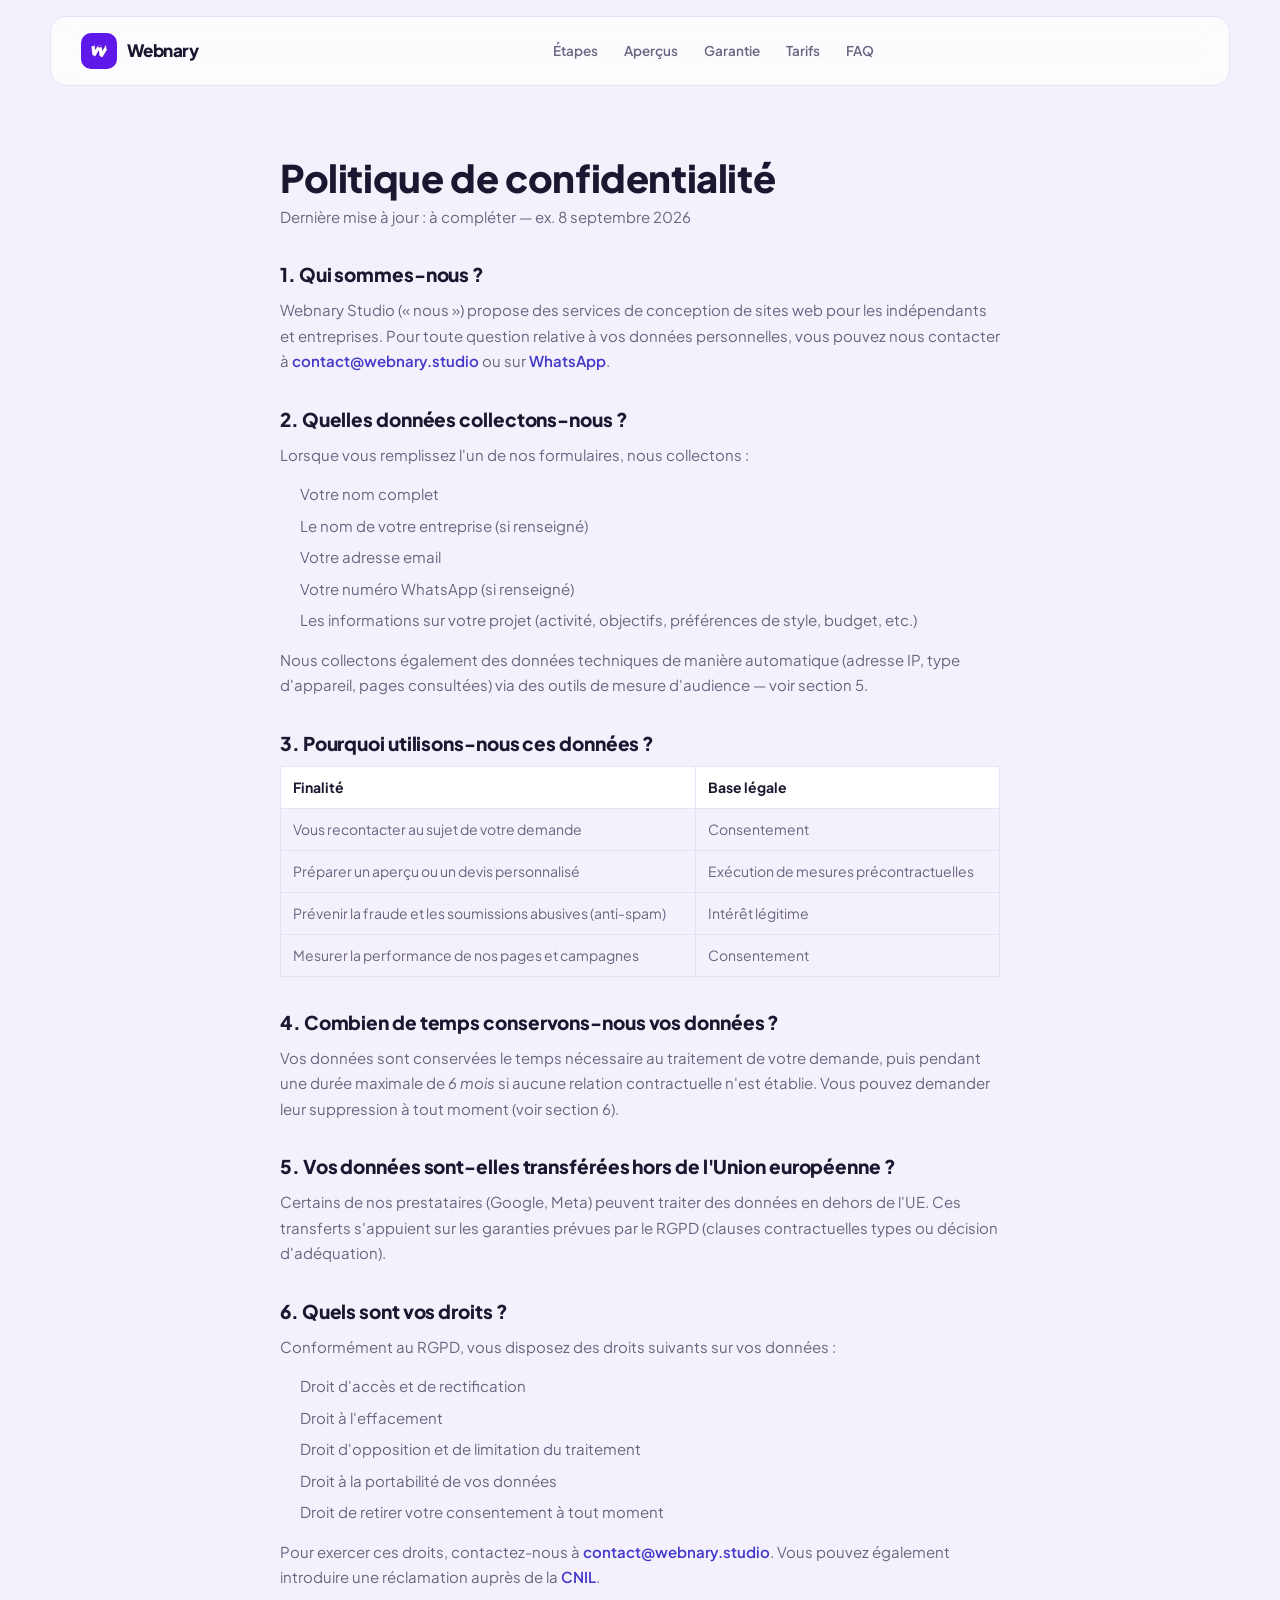
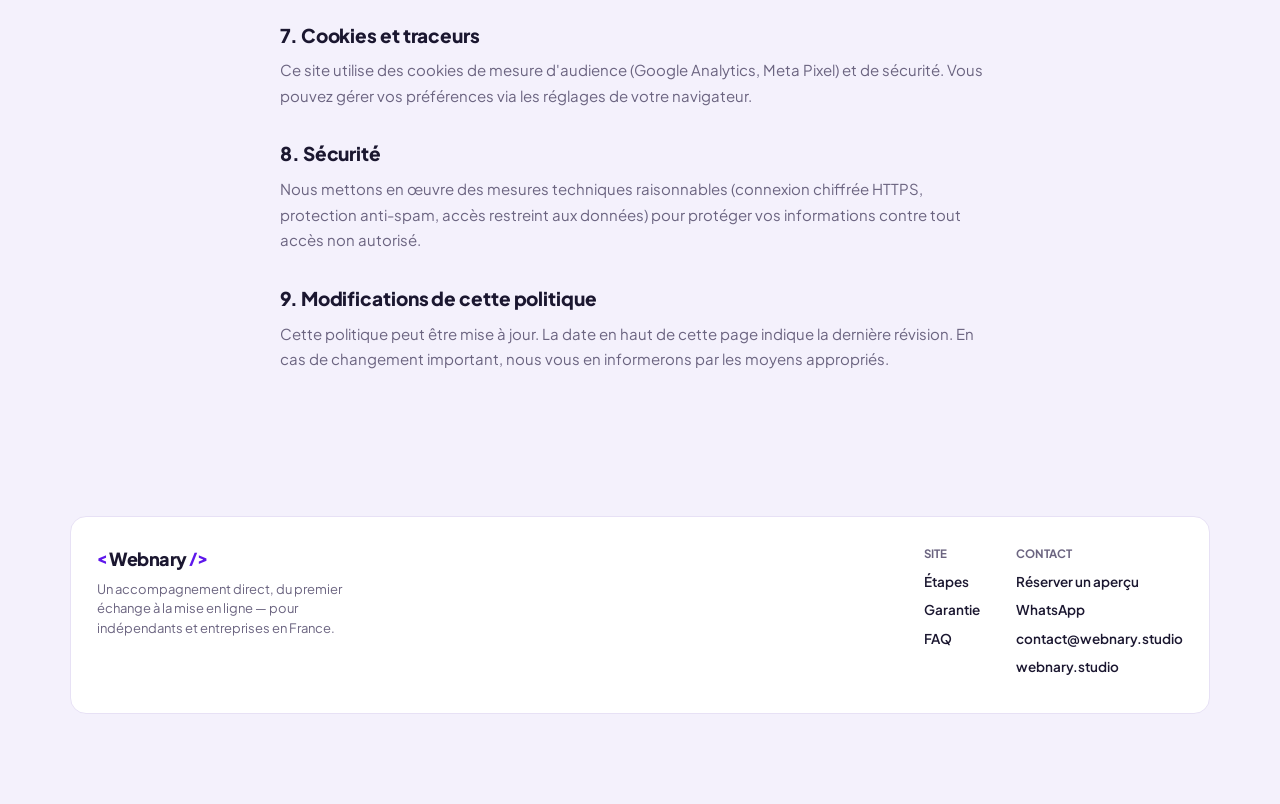
<file: confidentialite.html>
<!DOCTYPE html>
<html lang="fr">
<head>
<meta charset="UTF-8">
<meta name="viewport" content="width=device-width, initial-scale=1.0">
<title>Politique de confidentialité — Webnary Studio</title>
<meta name="description" content="Comment Webnary Studio collecte, utilise et protège vos données personnelles.">
<link rel="canonical" href="https://webnary.studio/confidentialite">
<meta name="robots" content="index, follow">
<link rel="icon" type="image/png" href="assets/favicon-32-light.png">
<link rel="stylesheet" href="styles.css">
<link rel="preconnect" href="https://fonts.googleapis.com">
<link rel="preconnect" href="https://fonts.gstatic.com" crossorigin>
<link href="https://fonts.googleapis.com/css2?family=Plus+Jakarta+Sans:ital,wght@0,400;0,500;0,600;0,700;0,800;0,900;1,800&display=swap" rel="stylesheet">
<script src="lucide-icons.min.js" defer></script>

<style>
  /* Scoped to this page only — legal-text layout, reusing the site's
     existing design tokens (--ink, --ink-soft, --line, --indigo, --card)
     rather than inventing new colors. */
  .legal-wrap{ max-width:760px; margin:0 auto; padding:56px 20px 90px; }
  .legal-wrap h1{ font-size:clamp(28px,4vw,38px); margin:0 0 6px; letter-spacing:-.01em; }
  .legal-updated{ color:var(--ink-soft); font-size:13.5px; margin:0 0 40px; }
  .legal-wrap h2{ font-size:19px; margin:36px 0 12px; letter-spacing:-.005em; }
  .legal-wrap p{ color:var(--ink-soft); font-size:15px; line-height:1.7; margin:0 0 14px; }
  .legal-wrap ul{ margin:0 0 14px; padding-left:20px; }
  .legal-wrap li{ color:var(--ink-soft); font-size:15px; line-height:1.7; margin-bottom:6px; }
  .legal-wrap a{ color:var(--indigo); font-weight:600; text-decoration:none; }
  .legal-wrap a:hover{ text-decoration:underline; }
  .legal-table{ width:100%; border-collapse:collapse; margin:0 0 14px; font-size:14px; }
  .legal-table th, .legal-table td{ text-align:left; padding:10px 12px; border:1px solid var(--line); color:var(--ink-soft); }
  .legal-table th{ color:var(--ink); font-weight:700; background:var(--card); }
  .legal-note{ background:var(--card); border:1px solid var(--line); border-radius:var(--r-md); padding:16px 18px; font-size:13.5px; color:var(--ink-soft); margin:24px 0; }
  .legal-note strong{ color:var(--ink); }
</style>
</head>
<body>

<header>
  <div class="nav">
    <a href="/" class="brand-logo">
      <picture>
        <source srcset="assets/logo-nav.webp" type="image/webp">
        <img src="assets/logo-nav.png" alt="Webnary Studio logo" width="36" height="36">
      </picture>
      <span>Webnary</span>
    </a>
    <nav class="nav-links">
      <a href="/#etapes">Étapes</a>
      <a href="/#apercus">Aperçus</a>
      <a href="/#garantie">Garantie</a>
      <a href="/#tarifs">Tarifs</a>
      <a href="/#faq">FAQ</a>
    </nav>
  </div>
</header>

<main class="main-wrapper">
  <div class="legal-wrap">

    <h1>Politique de confidentialité</h1>
    <p class="legal-updated">Dernière mise à jour : à compléter — ex. 8 septembre 2026</p>

  
    <h2>1. Qui sommes-nous ?</h2>
    <p>
      Webnary Studio (« nous ») propose des services de conception de sites
      web pour les indépendants et entreprises. Pour toute question relative
      à vos données personnelles, vous pouvez nous contacter à
      <a href="mailto:contact@webnary.studio">contact@webnary.studio</a> ou
      sur <a href="https://wa.me/33767708253" target="_blank" rel="noopener">WhatsApp</a>.
    </p>

    <h2>2. Quelles données collectons-nous ?</h2>
    <p>Lorsque vous remplissez l'un de nos formulaires, nous collectons :</p>
    <ul>
      <li>Votre nom complet</li>
      <li>Le nom de votre entreprise (si renseigné)</li>
      <li>Votre adresse email</li>
      <li>Votre numéro WhatsApp (si renseigné)</li>
      <li>Les informations sur votre projet (activité, objectifs, préférences de style, budget, etc.)</li>
    </ul>
    <p>
      Nous collectons également des données techniques de manière automatique
      (adresse IP, type d'appareil, pages consultées) via des outils de mesure
      d'audience — voir section 5.
    </p>

    <h2>3. Pourquoi utilisons-nous ces données ?</h2>
    <table class="legal-table">
      <thead>
        <tr><th>Finalité</th><th>Base légale</th></tr>
      </thead>
      <tbody>
        <tr><td>Vous recontacter au sujet de votre demande</td><td>Consentement</td></tr>
        <tr><td>Préparer un aperçu ou un devis personnalisé</td><td>Exécution de mesures précontractuelles</td></tr>
        <tr><td>Prévenir la fraude et les soumissions abusives (anti-spam)</td><td>Intérêt légitime</td></tr>
        <tr><td>Mesurer la performance de nos pages et campagnes</td><td>Consentement</td></tr>
      </tbody>
    </table>

    <h2>4. Combien de temps conservons-nous vos données ?</h2>
    <p>
      Vos données sont conservées le temps nécessaire au traitement de votre
      demande, puis pendant une durée maximale de
      <em>6 mois</em>
      si aucune relation contractuelle n'est établie. Vous pouvez demander
      leur suppression à tout moment (voir section 6).
    </p>

   
    <h2>5. Vos données sont-elles transférées hors de l'Union européenne ?</h2>
    <p>
      Certains de nos prestataires (Google, Meta) peuvent traiter des données
      en dehors de l'UE. Ces transferts s'appuient sur les garanties prévues
      par le RGPD (clauses contractuelles types ou décision d'adéquation).
    </p>

    <h2>6. Quels sont vos droits ?</h2>
    <p>Conformément au RGPD, vous disposez des droits suivants sur vos données :</p>
    <ul>
      <li>Droit d'accès et de rectification</li>
      <li>Droit à l'effacement</li>
      <li>Droit d'opposition et de limitation du traitement</li>
      <li>Droit à la portabilité de vos données</li>
      <li>Droit de retirer votre consentement à tout moment</li>
    </ul>
    <p>
      Pour exercer ces droits, contactez-nous à
      <a href="mailto:contact@webnary.studio">contact@webnary.studio</a>.
      Vous pouvez également introduire une réclamation auprès de la
      <a href="https://www.cnil.fr" target="_blank" rel="noopener">CNIL</a>.
    </p>

    <h2>7. Cookies et traceurs</h2>
    <p>
      Ce site utilise des cookies de mesure d'audience (Google Analytics,
      Meta Pixel) et de sécurité. Vous pouvez gérer
      vos préférences via les réglages de votre navigateur.
    </p>

    <h2>8. Sécurité</h2>
    <p>
      Nous mettons en œuvre des mesures techniques raisonnables (connexion
      chiffrée HTTPS, protection anti-spam, accès restreint aux données)
      pour protéger vos informations contre tout accès non autorisé.
    </p>

    <h2>9. Modifications de cette politique</h2>
    <p>
      Cette politique peut être mise à jour. La date en haut de cette page
      indique la dernière révision. En cas de changement important, nous
      vous en informerons par les moyens appropriés.
    </p>

  </div>
</main>

<footer>
  <div class="wrap">
    <div class="footer-inner">
      <div class="footer-brand">
        <div class="logo">
          <span class="bracket">&lt;</span>Webnary<span class="bracket">/&gt;</span>
        </div>
        <p>Un accompagnement direct, du premier échange à la mise en ligne — pour indépendants et entreprises en France.</p>
      </div>
      <div class="footer-links">
        <div class="footer-col">
          <p class="footer-col-title">SITE</p>
          <a href="/#etapes">Étapes</a>
          <a href="/#garantie">Garantie</a>
          <a href="/#faq">FAQ</a>
        </div>
        <div class="footer-col">
          <p class="footer-col-title">CONTACT</p>
          <a href="https://form.webnary.studio" target="_blank" rel="noopener">Réserver un aperçu</a>
          <a href="https://wa.me/33767708253?text=Bonjour%20%21%20J%27ai%20une%20question." target="_blank" rel="noopener">WhatsApp</a>
          <a href="mailto:contact@webnary.studio">contact@webnary.studio</a>
          <a href="/">webnary.studio</a>
        </div>
      </div>
    </div>
  </div>
</footer>

</body>
</html>
</file>
<file: styles.css>
:root{
    --indigo: #4338CA;
    --indigo-2: #5E17EB; 
    --ink: #1B1730;
    --ink-soft: #6B6480;
    --bg: #F4F1FC;
    --card: #FFFFFF;
    
    /* Couleurs principales */
    --amber: #F6B73C;
    --amber-ink: #a4680f; /* darkened amber for text on --bg: raw --amber is 1.6:1, fails WCAG AA (needs 3:1 min for large/bold text) */
    --mint: #8FE3C0;
    --sky: #A9C3F5;
    
    /* Couleurs pastels pour les nouvelles cartes (inspiré de l'image) */
    --sky-light: #EEF3FF;
    --mint-light: #E8F9F1;
    --amber-light: #FFF6E8;

    --line: #E7E1F5;
    
    /* TOUT EN BORDER-RADIUS 16px */
    --r-md: 16px; 
    --r-lg: 16px; 
    
    --font: 'Plus Jakarta Sans', sans-serif;
    --wrap: 1180px;
  }
  *{box-sizing:border-box; margin:0; padding:0;}
  html{scroll-behavior:smooth;}
  body{
    background:var(--bg); color:var(--ink); font-family:var(--font);
    line-height:1.5; -webkit-font-smoothing:antialiased;
    padding-bottom:82px;
  }
  @media (min-width:860px){ body{padding-bottom:0;} }
  img{max-width:100%; display:block;}
  a{color:inherit; text-decoration:none;}
  ul{list-style:none;}
  .wrap{max-width:var(--wrap); margin:0 auto; padding:0 20px;}
  h1,h2,h3{font-weight:800; letter-spacing:-.02em; line-height:1.05;}

  /* Boutons mis à jour : 16px au lieu de 999px */
  .btn{
    display:inline-flex; align-items:center; gap:8px;
    font-family:var(--font); font-size:14.5px; font-weight:700;
    padding:15px 26px; border-radius: 16px; border:none; cursor:pointer;
    transition:transform .18s ease, box-shadow .18s ease, opacity .18s ease;
  }
  .btn:active{transform:scale(.96);}
  .btn-primary{background:#5b1ce7; color:#fff; box-shadow:0 14px 30px rgba(27,23,48,.25);}
  .btn-primary:hover{box-shadow:0 18px 40px rgba(27,23,48,.35); transform:translateY(-2px);}
  .btn-white{background:#fff; color:var(--indigo);}
  .btn-white:hover{opacity:.9;}
  .btn-outline{background:transparent; color:var(--ink); border:2px solid var(--line);}
  .btn-outline:hover{border-color:var(--indigo); color:var(--indigo);}
  .btn-sm{padding:11px 18px; font-size:13px;}

  .reveal{opacity:0; transform:translateY(20px); transition:opacity .7s ease, transform .7s ease;}
  .reveal.in{opacity:1; transform:translateY(0);}
  @media (prefers-reduced-motion: reduce){ .reveal{opacity:1; transform:none; transition:none;} html{scroll-behavior:auto;} }

  /* ===== Header & Brand ===== */
  header{position:sticky; top:0; z-index:50; padding:16px 0;}
  .nav{
    max-width:var(--wrap); margin:0 auto; padding:10px 14px 10px 22px;
    display:flex; align-items:center; justify-content:space-between;
    background:rgba(255,255,255,.75); backdrop-filter:blur(14px);
    border:1px solid var(--line); 
    border-radius: 16px; /* Mis à jour */
  }
  
  .logo { font-weight:900; font-size:18px; letter-spacing: -0.03em; display:flex; align-items:center; gap:2px; }
  .logo .bracket { color:var(--indigo-2); font-weight:800; font-size: 16px; }

  .nav-links{display:none; gap:26px; font-size:13.5px; font-weight:600; color:var(--ink-soft);}
  .nav-links a:hover{color:var(--indigo);}
  @media (min-width:860px){
    .nav-links{
      display:flex;
      flex:1;                 /* absorb the space space-between used to leave empty */
      justify-content:center; /* center links + WhatsApp button inside that space */
    }
  }

  /* ===== Hero CTA row (base flex rules — the centered variant used with
     .hero-centered lives further down next to that block) ===== */
  .hero-cta-row{display:flex; flex-wrap:wrap; align-items:center; gap:16px; margin-bottom:10px;}

  /* ===== sections ===== */
  .section{padding:64px 0;}
  .section-head{max-width:560px; margin:0 auto 40px;}
  .eyebrow-chip{
    display:inline-block; background:var(--card); color:var(--indigo); border:1px solid var(--line); font-size:11.5px; font-weight:700;
    padding:6px 14px; 
    border-radius: 16px; /* Mis à jour */
    margin-bottom:14px;
  }
  .section h2{font-size:clamp(26px,4.2vw,38px);}
  .center{text-align:center; margin-left:auto; margin-right:auto;}

  /* ========================================= */
  /* NOUVELLE SECTION ÉTAPES (STYLE PIN CARDS) */
  /* ========================================= */
  
  .steps-timeline {
    display: grid;
    grid-template-columns: 1fr;
    gap: 40px;
    position: relative;
    padding: 30px 0;
    z-index: 1;
  }
  
  /* Ligne pointillée en arrière plan (Desktop) */
  .steps-timeline::before {
    content: '';
    position: absolute;
    top: 45%;
    left: 5%;
    right: 5%;
    border-top: 2px dashed #D1CBE0;
    z-index: 0;
    display: none;
  }

  @media (min-width: 860px) {
    .steps-timeline {
      grid-template-columns: repeat(3, 1fr);
      gap: 30px;
    }
    .steps-timeline::before {
      display: block;
    }
    /* Disposition en zig-zag */
    .pin-card-wrapper:nth-child(1) { margin-top: -30px; }
    .pin-card-wrapper:nth-child(2) { margin-top: 40px; }
    .pin-card-wrapper:nth-child(3) { margin-top: -10px; }
  }

  .pin-card-wrapper {
    position: relative;
    background: #ffffff;
    padding: 12px;
    border-radius: 20px; /* Bordure extérieure un peu plus large */
    box-shadow: 0 15px 35px rgba(27,23,48,0.06), 0 5px 15px rgba(27,23,48,0.03);
    z-index: 1;
    transition: transform 0.3s ease, box-shadow 0.3s ease;
    max-width: 360px;
    margin-left: auto;
    margin-right: auto;
    width: 100%;
  }

  .pin-card-wrapper:hover {
    transform: translateY(-8px);
    box-shadow: 0 25px 45px rgba(27,23,48,0.1);
  }

  /* Épingles (Pins) 3D */
  .pin {
    position: absolute;
    top: -10px;
    left: 50%;
    transform: translateX(-50%);
    width: 20px;
    height: 20px;
    border-radius: 50%;
    z-index: 10;
  }
  /* Ombre portée de l'épingle sur la feuille */
  .pin::before {
    content: '';
    position: absolute;
    top: 14px;
    left: 4px;
    width: 10px;
    height: 14px;
    background: rgba(0,0,0,0.2);
    border-radius: 50%;
    transform: rotate(-30deg);
    filter: blur(2px);
    z-index: -1;
  }

  /* Couleurs des épingles avec effet glossy */
  .pin-blue {
    background: radial-gradient(circle at 35% 35%, #92b0fa, var(--indigo));
    box-shadow: 0 6px 12px rgba(67,56,202,0.3), inset -2px -2px 5px rgba(0,0,0,0.25);
  }
  .pin-green {
    background: radial-gradient(circle at 35% 35%, #76dfb5, #1e875b);
    box-shadow: 0 6px 12px rgba(30,135,91,0.3), inset -2px -2px 5px rgba(0,0,0,0.25);
  }
  .pin-orange {
    background: radial-gradient(circle at 35% 35%, #fad385, #d37c00);
    box-shadow: 0 6px 12px rgba(211,124,0,0.3), inset -2px -2px 5px rgba(0,0,0,0.25);
  }

  /* Intérieur de la carte (Pastel) */
  .pin-card-inner {
    padding: 30px 24px;
    border-radius: 14px; /* Un peu plus petit que l'extérieur */
    height: 100%;
    display: flex;
    flex-direction: column;
  }
  .pin-number {
    font-family: 'Plus Jakarta Sans', sans-serif;
    font-size: 32px;
    font-style: italic;
    font-weight: 800;
    margin-bottom: 8px;
    line-height: 1;
  }
  .pin-card-inner h3 {
    font-size: 19px;
    margin-bottom: 10px;
    color: var(--ink);
  }
  .pin-card-inner p {
    font-size: 14.5px;
    color: var(--ink-soft);
    line-height: 1.5;
  }

  /* ===== FAQ ===== */
  details{background:var(--card); border:1px solid var(--line); border-radius:var(--r-md); padding:18px 20px; margin-bottom:12px;}
  summary{cursor:pointer; list-style:none; display:flex; justify-content:space-between; gap:16px; font-weight:700; font-size:15px;}
  summary::-webkit-details-marker{display:none;}
  summary::after{content:'+'; color:var(--indigo); font-size:20px; font-weight:800; flex-shrink:0;}
  details[open] summary::after{content:'–';}
  details p{color:var(--ink-soft); font-size:13.5px; margin-top:12px; max-width:600px;}

  /* ===== Final CTA ===== */
  .cta-card{
    background:linear-gradient(155deg, var(--indigo), var(--indigo-2));
    border-radius:var(--r-lg); padding:56px 30px; color:#fff; text-align:center;
    position:relative;
  }
  .cta-card h2{font-size:clamp(28px,4.5vw,42px); max-width:520px; margin:0 auto;}
  .cta-card p{opacity:.85; margin:14px auto 26px; max-width:400px; font-size:15px;}

  /* ===== Footer ===== */
  footer{padding:40px 0 90px;}
  .footer-inner{
    background:var(--card); border:1px solid var(--line); border-radius:var(--r-md);
    padding:28px 26px; display:flex; flex-wrap:wrap; justify-content:space-between; gap:24px;
  }
  .footer-brand p{color:var(--ink-soft); font-size:13px; max-width:260px; margin-top:8px;}
  .footer-col a{display:block; font-size:13.5px; margin-bottom:8px; font-weight:600;}
  .footer-col a:hover{color:var(--indigo);}
  .footer-col-title{font-size:11.5px; color:var(--ink-soft); margin-bottom:10px; font-weight:700;}
  .footer-links{display:flex; gap:36px; flex-wrap:wrap;}

  /* ===== Sticky mobile CTA ===== */
  .sticky-cta{position:fixed; left:0; right:0; bottom:0; z-index:60; padding:12px 16px calc(12px + env(safe-area-inset-bottom));}
  .sticky-cta .btn{width:100%; justify-content:center; padding:16px; font-size:14.5px;}
  @media (min-width:860px){ .sticky-cta{display:none;} }
  /* ========================================= */
/* HERO CENTERED (INSPIRATION PREMIUM)       */
/* ========================================= */

.hero-centered {
  padding: 26px 0 72px;
  position: relative;
  display: flex;
  justify-content: center;
  background: var(--bg);
  overflow: hidden; /* for the bracket decoration below */
}

/* Flanking brand brackets — replaces the laurel wreaths with the studio's
   own </> mark (matches .logo .bracket) instead of a borrowed motif */
.hero-bracket {
  position: absolute;
  top: 50%;
  transform: translateY(-50%);
  font-family: var(--font);
  font-size: clamp(160px, 18vw, 320px);
  font-weight: 800;
  color: var(--indigo-2);
  opacity: 0.035;
  z-index: 0;
  line-height: 1;
  pointer-events: none;
  user-select: none;
}
.hero-bracket-left { left: 10%; }
.hero-bracket-right { right: 10%; }
@media (max-width: 760px) {
  .hero-bracket { display: none; }
}

/* Content Wrapper */
.hero-content {
  position: relative;
  z-index: 2;
  max-width: 780px;
  text-align: center;
  display: flex;
  flex-direction: column;
  align-items: center;
  padding: 0 20px;
}

/* Trust line — back above the headline, plain (no avatar / no badge stack) */
.hero-trust-line {
  display: flex;
  align-items: center;
  justify-content: center;
  gap: 10px;
  margin-bottom: 20px;
}
.hero-trust-line .trust-stars {
  color: var(--amber);
  font-size: 15px;
  letter-spacing: 2px;
}
.hero-trust-line .trust-check {
  color: var(--indigo-2);
  font-size: 13px;
  font-weight: 700;
  letter-spacing: 1px;
}
.hero-trust-line .trust-label {
  font-size: 13px;
  font-weight: 700;
  color: var(--ink-soft);
}

/* Typography */
.hero-centered h1 {
  font-size: clamp(38px, 6vw, 68px);
  font-weight: 800;
  line-height: 1.1;
  letter-spacing: -0.03em;
  color: var(--ink);
  margin-bottom: 22px;
}
.hero-centered h1 .highlight,
.garantie-section h2 .highlight {
  color: #f6b73c;
}

.hero-centered p.lead {
  font-size: 17px;
  color: var(--ink-soft);
  max-width: 620px;
  margin: 0 auto 34px;
  line-height: 1.6;
}

/* CTA Row */
.hero-cta-row.centered {
  justify-content: center;
  gap: 16px;
  margin-bottom: 40px;
}

/* Reassurance line under the hero CTAs (gratuit / 24h / sans engagement) */
.hero-reassurance {
  font-size: 14px;
  color: var(--ink-soft);
  text-align: center;
  margin-bottom: 36px;
}

/* Short subtitle line under a section-head h2 */
.section-subhead {
  font-size: 16px;
  color: var(--ink-soft);
  text-align: center;
  margin-top: 8px;
}
/* ========================================= */
/* TECH STACK SCROLLING MARQUEE (CENTERED)   */
/* ========================================= */
.hero-stack-marquee {
  width: 100%;
  max-width: 780px; /* Matches your hero-content width to keep it perfectly centered */
  margin: 0 auto;   /* Centers the box and creates the "espace" on the left and right */
  overflow: hidden;
  /* The mask makes the pills smoothly fade out before they hit the empty space */
  mask-image: linear-gradient(to right, transparent, black 15%, black 85%, transparent);
  -webkit-mask-image: linear-gradient(to right, transparent, black 15%, black 85%, transparent);
}
/* ========================================= */
/* SECTION APERÇUS CAROUSEL (STYLE 3D COVERFLOW) */
/* ========================================= */
:root {
  --offset-1: 180px; /* Décalage des cartes adjacentes */
  --offset-2: 340px; /* Décalage des cartes extérieures */
}

@media (max-width: 860px) {
  :root {
    --offset-1: 120px;
    --offset-2: 220px;
  }
}

@media (max-width: 500px) {
  :root {
    --offset-1: 80px;
    --offset-2: 150px;
  }
}

.carousel-container {
  width: 100vw;
  margin-left: calc(-50vw + 50%);
  display: flex;
  justify-content: center;
  align-items: center;
  padding: 40px 0 100px 0;
  position: relative;
  overflow: hidden;
}

.carousel-track {
  position: relative;
  width: 100%;
  max-width: 800px;
  height: 420px;
  display: flex;
  justify-content: center;
  align-items: center;
}

.carousel-card {
  position: absolute;
  width: 280px;
  height: 400px;
  border-radius: 20px;
  overflow: hidden;
  transition: transform 0.6s cubic-bezier(0.2, 0.8, 0.2, 1), opacity 0.6s ease, z-index 0s;
  box-shadow: 0 10px 30px rgba(27,23,48,0.15);
  background: #fff;
}

@media (max-width: 500px) {
  .carousel-card {
    width: 220px;
    height: 320px;
  }
}

.carousel-card img {
  width: 100%;
  height: 100%;
  object-fit: cover;
  display: block;
  -webkit-user-drag: none;
  user-drag: none;
  -webkit-touch-callout: none;
}

/* Makes the whole card clickable: the <a> wraps the image and just
   inherits the card's size, no extra link styling (underline/color). */
.carousel-card-link {
  display: block;
  width: 100%;
  height: 100%;
  cursor: pointer;
}

/* Classes de positionnement dynamiques */
.card-pos-0 { /* Tout à gauche */
  transform: translateX(calc(-1 * var(--offset-2))) scale(0.7);
  opacity: 0.6;
  z-index: 10;
}
.card-pos-1 { /* Gauche */
  transform: translateX(calc(-1 * var(--offset-1))) scale(0.85);
  opacity: 0.85;
  z-index: 20;
}
.card-pos-2 { /* Centre (Active) */
  transform: translateX(0) scale(1.05);
  opacity: 1;
  z-index: 30;
  box-shadow: 0 25px 50px rgba(27,23,48,0.25);
}
.card-pos-3 { /* Droite */
  transform: translateX(var(--offset-1)) scale(0.85);
  opacity: 0.85;
  z-index: 20;
}
.card-pos-4 { /* Tout à droite */
  transform: translateX(var(--offset-2)) scale(0.7);
  opacity: 0.6;
  z-index: 10;
}

/* Hover: grow the hovered card in place (keep its X offset, just scale
   up) and lift it above its neighbors with a higher z-index + shadow.
   Auto-rotation is paused via JS while the pointer is over the track.
   @media (hover:hover) keeps this from getting "stuck" on touch taps. */
@media (hover: hover) {
  .card-pos-0:hover {
    transform: translateX(calc(-1 * var(--offset-2))) scale(0.85);
    opacity: 1;
    z-index: 40;
    box-shadow: 0 25px 50px rgba(27,23,48,0.3);
  }
  .card-pos-1:hover {
    transform: translateX(calc(-1 * var(--offset-1))) scale(1);
    opacity: 1;
    z-index: 40;
    box-shadow: 0 25px 50px rgba(27,23,48,0.3);
  }
  .card-pos-2:hover {
    transform: translateX(0) scale(1.18);
    z-index: 40;
    box-shadow: 0 30px 60px rgba(27,23,48,0.35);
  }
  .card-pos-3:hover {
    transform: translateX(var(--offset-1)) scale(1);
    opacity: 1;
    z-index: 40;
    box-shadow: 0 25px 50px rgba(27,23,48,0.3);
  }
  .card-pos-4:hover {
    transform: translateX(var(--offset-2)) scale(0.85);
    opacity: 1;
    z-index: 40;
    box-shadow: 0 25px 50px rgba(27,23,48,0.3);
  }
}

/* Bouton Expand global */
.expand-btn {
  position: absolute;
  bottom: 20px;
  right: 10%;
  width: 54px;
  height: 54px;
  background: #ffffff;
  border: none;      /* reset default <button> chrome now that this
                         is a real button instead of a bare <div> */
  padding: 0;
  font: inherit;
  border-radius: 16px;
  display: flex;
  align-items: center;
  justify-content: center;
  box-shadow: 0 15px 35px rgba(27,23,48,0.1);
  cursor: pointer;
  z-index: 50;
  transition: transform 0.2s, box-shadow 0.2s;
}
.expand-btn:hover {
  transform: translateY(-2px);
  box-shadow: 0 18px 40px rgba(27,23,48,0.15);
}
.expand-btn:active { transform: translateY(-2px) scale(.94); }
.expand-btn i { width: 24px; height: 24px; color: #111; stroke-width: 2.5px; pointer-events: none; }
@media (max-width: 860px) { .expand-btn { right: 20px; } }

/* Prev / next carousel controls */
.carousel-nav {
  position: absolute;
  top: 50%;
  transform: translateY(-50%);
  width: 48px;
  height: 48px;
  border: none;
  border-radius: 50%;
  background: #ffffff;
  display: flex;
  align-items: center;
  justify-content: center;
  box-shadow: 0 12px 28px rgba(27,23,48,0.14);
  cursor: pointer;
  z-index: 60;
  transition: transform 0.18s ease, box-shadow 0.18s ease, opacity 0.18s ease;
}
.carousel-nav:hover { transform: translateY(-50%) scale(1.06); box-shadow: 0 16px 34px rgba(27,23,48,0.2); }
.carousel-nav:active { transform: translateY(-50%) scale(.94); }
.carousel-nav i { width: 22px; height: 22px; color: var(--indigo); stroke-width: 2.5px; pointer-events: none; }
.carousel-nav-prev { left: 4%; }
.carousel-nav-next { right: 4%; }
@media (max-width: 640px) {
  .carousel-nav { width: 40px; height: 40px; }
  .carousel-nav-prev { left: 10px; }
  .carousel-nav-next { right: 10px; }
}
.carousel-track { cursor: grab; touch-action: pan-y; }
.carousel-track:active { cursor: grabbing; }
.carousel-track:focus-visible { outline: 2px solid var(--indigo); outline-offset: 6px; border-radius: 12px; }
.tech-stack {
  display: flex;
  align-items: center;
  justify-content: center;
  gap: 40px;
  flex-wrap: wrap;
}
.tech-stack img {
  height: 28px;
  width: auto;
  opacity: 0.85;
}

/* ===== Brand Logo ===== */

.brand-logo {
  display: inline-flex;
  align-items: center;
  gap: 10px;

  height: 48px;
  padding: 6px 14px 6px 8px;


  color: var(--ink);
  font-size: 17px;
  font-weight: 900;
  letter-spacing: -0.03em;


  transition:
    transform .2s ease,
    box-shadow .2s ease;
}

.brand-logo:hover {
  transform: translateY(-1px);
}

.brand-logo img {
  width: 36px;
  height: 36px;
  object-fit: contain;
  border-radius: 10px;
  flex-shrink: 0;
}

/* ========================================= */
/* HEADER CTA + FLOATING WHATSAPP BUBBLE      */
/* ========================================= */
.nav-cta{ flex-shrink:0; }

/* Fixed floating WhatsApp bubble (desktop only — mobile has .sticky-cta) */
.wa-fixed{
  position:fixed; right:24px; bottom:24px; z-index:70;
  width:58px; height:58px; border-radius:50%; text-decoration:none;
  background:linear-gradient(155deg, var(--indigo), var(--indigo-2)); color:#fff;
  display:none; align-items:center; justify-content:center;
  box-shadow:0 16px 34px rgba(67,56,202,.35); transition:transform .18s ease, box-shadow .18s ease;
}
@media (min-width:860px){ .wa-fixed{ display:flex; } }
.wa-fixed:hover{ transform:translateY(-3px); box-shadow:0 20px 42px rgba(67,56,202,.45); }
.wa-fixed i{ width:26px; height:26px; stroke-width:2.2px; }

/* ========================================= */
/* TESTIMONIALS                               */
/* ========================================= */
.testi-grid{ display:grid; gap:20px; }
@media (min-width:760px){ .testi-grid{ grid-template-columns:repeat(3,1fr); } }
.testi-card{
  background:var(--card); border:1px solid var(--line); border-radius:var(--r-md);
  padding:26px 24px; display:flex; flex-direction:column; gap:14px;
  box-shadow:0 10px 26px rgba(27,23,48,.04);
}
.testi-mark{ font-family:Georgia, serif; font-size:38px; line-height:1; color:var(--indigo-2); opacity:.35; }
.testi-quote{ font-size:14.5px; color:var(--ink-soft); line-height:1.65; flex:1; }
.testi-person{ display:flex; align-items:center; gap:10px; padding-top:6px; border-top:1px solid var(--line); }
.testi-avatar{
  width:38px; height:38px; border-radius:50%; flex-shrink:0;
  background:linear-gradient(155deg, var(--indigo), var(--indigo-2)); color:#fff;
  display:flex; align-items:center; justify-content:center; font-size:13px; font-weight:800;
}
.testi-name{ font-size:13.5px; font-weight:700; color:var(--ink); }

/* ========================================= */
/* GARANTIE / ENGAGEMENTS                     */
/* Mobile-first: base = single column. The     */
/* site's one real breakpoint (860px, same one */
/* used by .nav-links / .steps-timeline /      */
/* .about-story-grid) is where this jumps      */
/* straight to the full bento layout — no      */
/* extra tablet step, to match how those       */
/* other components handle it.                 */
/* ========================================= */
.garantie-badge{
  display:inline-block; background:var(--indigo); color:#fff;
  font-size:12.5px; font-weight:700; padding:8px 18px;
  border-radius:999px; margin-top:14px;
  box-shadow:0 8px 18px rgba(67,56,202,.3);
}

.garantie-grid{ display:grid; gap:20px; grid-template-columns:1fr; margin-top:36px; }

.garantie-card{
  border-radius:var(--r-lg); padding:28px 24px;
  display:flex; flex-direction:column;
  box-shadow:0 10px 26px rgba(27,23,48,.04);
}
.garantie-card h3{ font-size:19px; margin-bottom:8px; line-height:1.3; }
.garantie-card p{ font-size:14.5px; line-height:1.55; margin:0; }

.garantie-card-accent{
  background:linear-gradient(155deg, var(--indigo), var(--indigo-2));
  color:#fff; align-items:flex-start;
}
.garantie-card-accent p{ color:rgba(255,255,255,.85); }
.garantie-icon{ margin-bottom:20px; color:#fff; }
.garantie-icon svg{ width:38px; height:38px; }

.garantie-card-white{
  background:var(--card); border:1px solid var(--line);
  flex-direction:row; align-items:flex-start; gap:16px;
}
.garantie-card-white h3{ color:var(--ink); }
.garantie-card-white p{ color:var(--ink-soft); }
.garantie-card-text{ flex:1; min-width:0; }

.garantie-icon-wrapper{
  width:48px; height:48px; border-radius:12px; flex-shrink:0;
  display:flex; align-items:center; justify-content:center;
}
.garantie-icon-wrapper svg{ width:24px; height:24px; }
.garantie-icon-wrapper.sky{ background:var(--sky-light); color:var(--indigo); }
.garantie-icon-wrapper.mint{ background:var(--mint-light); color:#1e875b; }

@media (min-width:860px){
  .garantie-grid{
    grid-template-columns:repeat(3,1fr);
    grid-template-rows:auto auto auto;
    grid-template-areas:
      "c1 c2 c2"
      "c1 c3 c4"
      "c5 c5 c4";
  }
  .garantie-c1{ grid-area:c1; }
  .garantie-c2{ grid-area:c2; }
  .garantie-c3{ grid-area:c3; }
  .garantie-c4{ grid-area:c4; }
  .garantie-c5{ grid-area:c5; }
}

/* ========================================= */
/* PRICING / TARIFS                           */
/* ========================================= */
.pricing-grid{ display:grid; gap:20px; grid-template-columns:1fr; }
@media (min-width:640px){ .pricing-grid{ grid-template-columns:repeat(2,1fr); } }
@media (min-width:1100px){ .pricing-grid{ grid-template-columns:repeat(4,1fr); } }

.price-card{
  position:relative; display:flex; flex-direction:column;
  background:var(--card); border:1px solid var(--line); border-radius:var(--r-lg);
  padding:30px 24px 24px; box-shadow:0 10px 26px rgba(27,23,48,.04);
  transition:transform .25s ease, box-shadow .25s ease, border-color .25s ease;
}
.price-card:hover{ transform:translateY(-6px); box-shadow:0 20px 40px rgba(27,23,48,.08); }
.price-card.is-featured{ border:2px solid var(--indigo); box-shadow:0 20px 44px rgba(67,56,202,.16); }
@media (min-width:1100px){ .price-card.is-featured{ transform:translateY(-10px); } }

.price-badge{
  position:absolute; top:-13px; left:50%; transform:translateX(-50%);
  background:var(--indigo); color:#fff; font-size:11px; font-weight:700;
  padding:5px 14px; border-radius:999px; white-space:nowrap;
  box-shadow:0 8px 18px rgba(67,56,202,.35);
}

.price-icon{
  width:40px; height:40px; border-radius:12px; margin-bottom:16px;
  display:flex; align-items:center; justify-content:center;
}
.price-icon svg{ width:20px; height:20px; }
.price-icon.sky{ background:var(--sky-light); color:var(--indigo); }
.price-icon.mint{ background:var(--mint-light); color:#1e875b; }
.price-icon.amber{ background:var(--amber-light); color:var(--amber-ink); }
.price-icon.indigo{ background:var(--indigo); color:#fff; }

.price-eyebrow{ font-size:11px; font-weight:700; letter-spacing:.05em; text-transform:uppercase; color:var(--ink-soft); margin-bottom:10px; }
.price-amount{ display:flex; align-items:baseline; gap:6px; }
.price-amount .value{ font-size:clamp(24px,3vw,30px); font-weight:800; letter-spacing:-.02em; }
.price-amount .unit{ font-size:12.5px; font-weight:600; color:var(--ink-soft); }
.price-name{ font-size:14px; color:var(--ink-soft); margin:4px 0 18px; }

.price-features{ list-style:none; flex:1; margin-bottom:16px; }
.price-features li{ display:flex; align-items:flex-start; gap:8px; font-size:13.6px; padding:6px 0; color:var(--ink); }
.price-features li::before{ content:'—'; color:var(--indigo-2); font-weight:700; flex-shrink:0; }

.price-note{
  font-size:12px; line-height:1.5; color:var(--ink-soft);
  padding-top:12px; margin-bottom:18px; border-top:1px solid var(--line);
}

.price-cta{ width:100%; justify-content:center; margin-top:auto; }
.price-cta[aria-disabled="true"]{
  background:var(--bg); color:var(--ink-soft); border:2px solid var(--line);
  cursor:not-allowed; pointer-events:none;
}

/* =========================================
   ABOUT / OUR STORY
   ========================================= */

.about-story {
  position: relative;
  overflow: hidden;
}

/* Soft background decoration */
.about-story::before {
  content: "";
  position: absolute;
  width: 260px;
  height: 260px;
  border-radius: 50%;
  background: var(--mint);
  opacity: .18;
  filter: blur(50px);
  top: 10%;
  right: -90px;
  pointer-events: none;
}

.about-story::after {
  content: "";
  position: absolute;
  width: 200px;
  height: 200px;
  border-radius: 50%;
  background: var(--sky);
  opacity: .18;
  filter: blur(45px);
  bottom: -50px;
  left: -60px;
  pointer-events: none;
}

.about-story-grid {
  position: relative;
  z-index: 1;
  display: grid;
  grid-template-columns: .85fr 1.15fr;
  gap: 80px;
  align-items: start;
}

/* Left side */
.about-story-intro {
  position: sticky;
  top: 120px;
}

.about-story-intro .eyebrow-chip {
  margin-bottom: 20px;
}

.about-story-intro h2 {
  max-width: 470px;
}

.about-story-intro h2 span {
  color: var(--indigo);
}

.about-story-kicker {
  margin-top: 22px;
  max-width: 360px;
  color: var(--ink-soft);
  font-size: 15px;
  line-height: 1.65;
}

/* Small signature */
.about-story-signature {
  display: inline-flex;
  align-items: center;
  gap: 10px;
  margin-top: 34px;
  font-size: 12px;
  font-weight: 800;
  color: var(--ink);
}

.about-story-signature::before {
  content: "";
  width: 34px;
  height: 2px;
  background: var(--indigo);
  border-radius: 2px;
}

/* Right story */
.about-story-content {
  display: flex;
  flex-direction: column;
  gap: 0;
}

/* Each story block */
.story-block {
  position: relative;
  padding: 0 0 42px 34px;
  border-left: 2px solid var(--line);
}

.story-block:last-child {
  padding-bottom: 0;
  border-left-color: transparent;
}

.story-dot {
  position: absolute;
  left: -7px;
  top: 3px;
  width: 12px;
  height: 12px;
  border-radius: 50%;
  background: var(--indigo);
  box-shadow: 0 0 0 6px var(--bg);
}

.story-block:nth-child(2) .story-dot {
  background: var(--mint);
}

.story-block:nth-child(3) .story-dot {
  background: var(--amber);
}

.story-label {
  display: block;
  margin-bottom: 9px;
  font-size: 11px;
  font-weight: 800;
  letter-spacing: .12em;
  text-transform: uppercase;
  color: var(--ink-soft);
}

.story-block h3 {
  font-size: clamp(21px, 3vw, 28px);
  margin-bottom: 12px;
  color: var(--ink);
}

.story-block p {
  max-width: 600px;
  color: var(--ink-soft);
  font-size: 15px;
  line-height: 1.75;
}

/* Important statement */
.about-story-highlight {
  margin-top: 42px;
  padding: 28px 30px;
  background: var(--card);
  border: 1px solid var(--line);
  border-radius: var(--r-md);
  box-shadow: 0 18px 45px rgba(27,23,48,.06);
  position: relative;
  overflow: hidden;
}

.about-story-highlight::before {
  content: "“";
  position: absolute;
  top: -28px;
  right: 18px;
  font-family: Georgia, serif;
  font-size: 130px;
  line-height: 1;
  color: var(--indigo);
  opacity: .06;
}

.about-story-highlight p {
  position: relative;
  z-index: 1;
  font-size: clamp(18px, 2.5vw, 23px);
  line-height: 1.45;
  font-weight: 800;
  letter-spacing: -.02em;
  color: var(--ink);
  max-width: 650px;
}

.about-story-highlight strong {
  color: var(--indigo);
}

/* Final positioning statement */
.about-story-final {
  margin-top: 38px;
  display: flex;
  align-items: center;
  gap: 14px;
}

.about-story-final-icon {
  width: 44px;
  height: 44px;
  flex-shrink: 0;
  border-radius: 12px;
  background: var(--indigo);
  color: #fff;
  display: flex;
  align-items: center;
  justify-content: center;
}

.about-story-final-icon i {
  width: 21px;
  height: 21px;
  stroke-width: 2.5;
}

.about-story-final-text {
  font-size: 13px;
  line-height: 1.45;
  color: var(--ink-soft);
}

.about-story-final-text strong {
  display: block;
  color: var(--ink);
  font-size: 14px;
  margin-bottom: 2px;
}

/* Mobile */
@media (max-width: 860px) {
  .about-story-grid {
    grid-template-columns: 1fr;
    gap: 50px;
  }

  .about-story-intro {
    position: static;
  }

  .about-story-intro h2 {
    max-width: 600px;
  }

  .about-story-kicker {
    max-width: 600px;
  }
}

@media (max-width: 600px) {
  .about-story-grid {
    gap: 38px;
  }

  .story-block {
    padding-left: 26px;
    padding-bottom: 34px;
  }

  .story-block p {
    font-size: 14px;
    line-height: 1.7;
  }

  .about-story-highlight {
    padding: 23px 20px;
    margin-top: 32px;
  }

  .about-story-final {
    margin-top: 28px;
  }
}

/* =========================================
   MOBILE NAVIGATION (added)
   The header had no way to reach section anchors
   (#etapes, #avis, #faq) below 860px, since .nav-links
   is display:none with no trigger to reveal it. This adds
   an accessible hamburger toggle: same "add .open, reveal
   panel" pattern used elsewhere in the codebase.
   ========================================= */
.nav{ position:relative; }

.nav-toggle{
  display:inline-flex; align-items:center; justify-content:center;
  width:40px; height:40px; flex-shrink:0;
  background:#fff; border:1px solid var(--line); border-radius:10px;
  color:var(--ink); cursor:pointer;
}
.nav-toggle:hover{ border-color:var(--indigo); color:var(--indigo); }
.nav-toggle i{ width:20px; height:20px; stroke-width:2.3px; }
@media (min-width:860px){ .nav-toggle{ display:none; } }

@media (max-width:859.98px){
  .nav-links{
    display:none;
    position:absolute; top:calc(100% + 10px); left:14px; right:14px;
    flex-direction:column; gap:2px;
    background:var(--card); border:1px solid var(--line); border-radius:16px;
    box-shadow:0 18px 40px rgba(27,23,48,.16);
    padding:10px; z-index:90;
  }
  .nav-links a{ padding:11px 14px; border-radius:10px; font-weight:600; }
  .nav-links a:hover{ background:var(--sky-light); color:var(--indigo); }
  .nav.nav-open .nav-links{ display:flex; }

  /* Header "Réserver" button: hidden on mobile entirely. Mobile
     already has its own CTA via .sticky-cta, so this one is just
     hidden here rather than relocated into the hamburger panel. */
  .nav > .nav-cta{ display:none; }
}
.main-wrapper {
  overflow-x: hidden;
  width: 100%;
}
/* ============================================================
   404 / Error page (404.html)
   ============================================================ */
.error-page {
  padding: 90px 0 100px;
  text-align: center;
}
.error-page .error-icon {
  width: 72px;
  height: 72px;
  margin: 0 auto 28px;
  display: flex;
  align-items: center;
  justify-content: center;
  background: var(--sky-light);
  border-radius: var(--r-lg);
  color: var(--indigo);
}
.error-page .error-icon i { width: 34px; height: 34px; stroke-width: 2px; }

.error-page .error-code {
  font-size: clamp(72px, 14vw, 140px);
  font-weight: 900;
  letter-spacing: -.03em;
  line-height: 1;
  background: linear-gradient(155deg, var(--indigo), var(--indigo-2));
  -webkit-background-clip: text;
  background-clip: text;
  color: transparent;
  margin-bottom: 8px;
}

.error-page h1 {
  font-size: clamp(22px, 3.4vw, 30px);
  margin-bottom: 14px;
}

.error-page p {
  color: var(--ink-soft);
  max-width: 460px;
  margin: 0 auto 32px;
  font-size: 15.5px;
  line-height: 1.6;
}

.error-page .error-actions {
  display: flex;
  flex-wrap: wrap;
  gap: 14px;
  align-items: center;
  justify-content: center;
  margin-bottom: 48px;
}

.error-page .error-links {
  display: flex;
  flex-wrap: wrap;
  gap: 10px 16px;
  align-items: center;
  justify-content: center;
  font-size: 13.5px;
  font-weight: 600;
  color: var(--ink-soft);
}
.error-page .error-links a:hover { color: var(--indigo); }
.error-page .error-links span { color: var(--line); }
</file>
